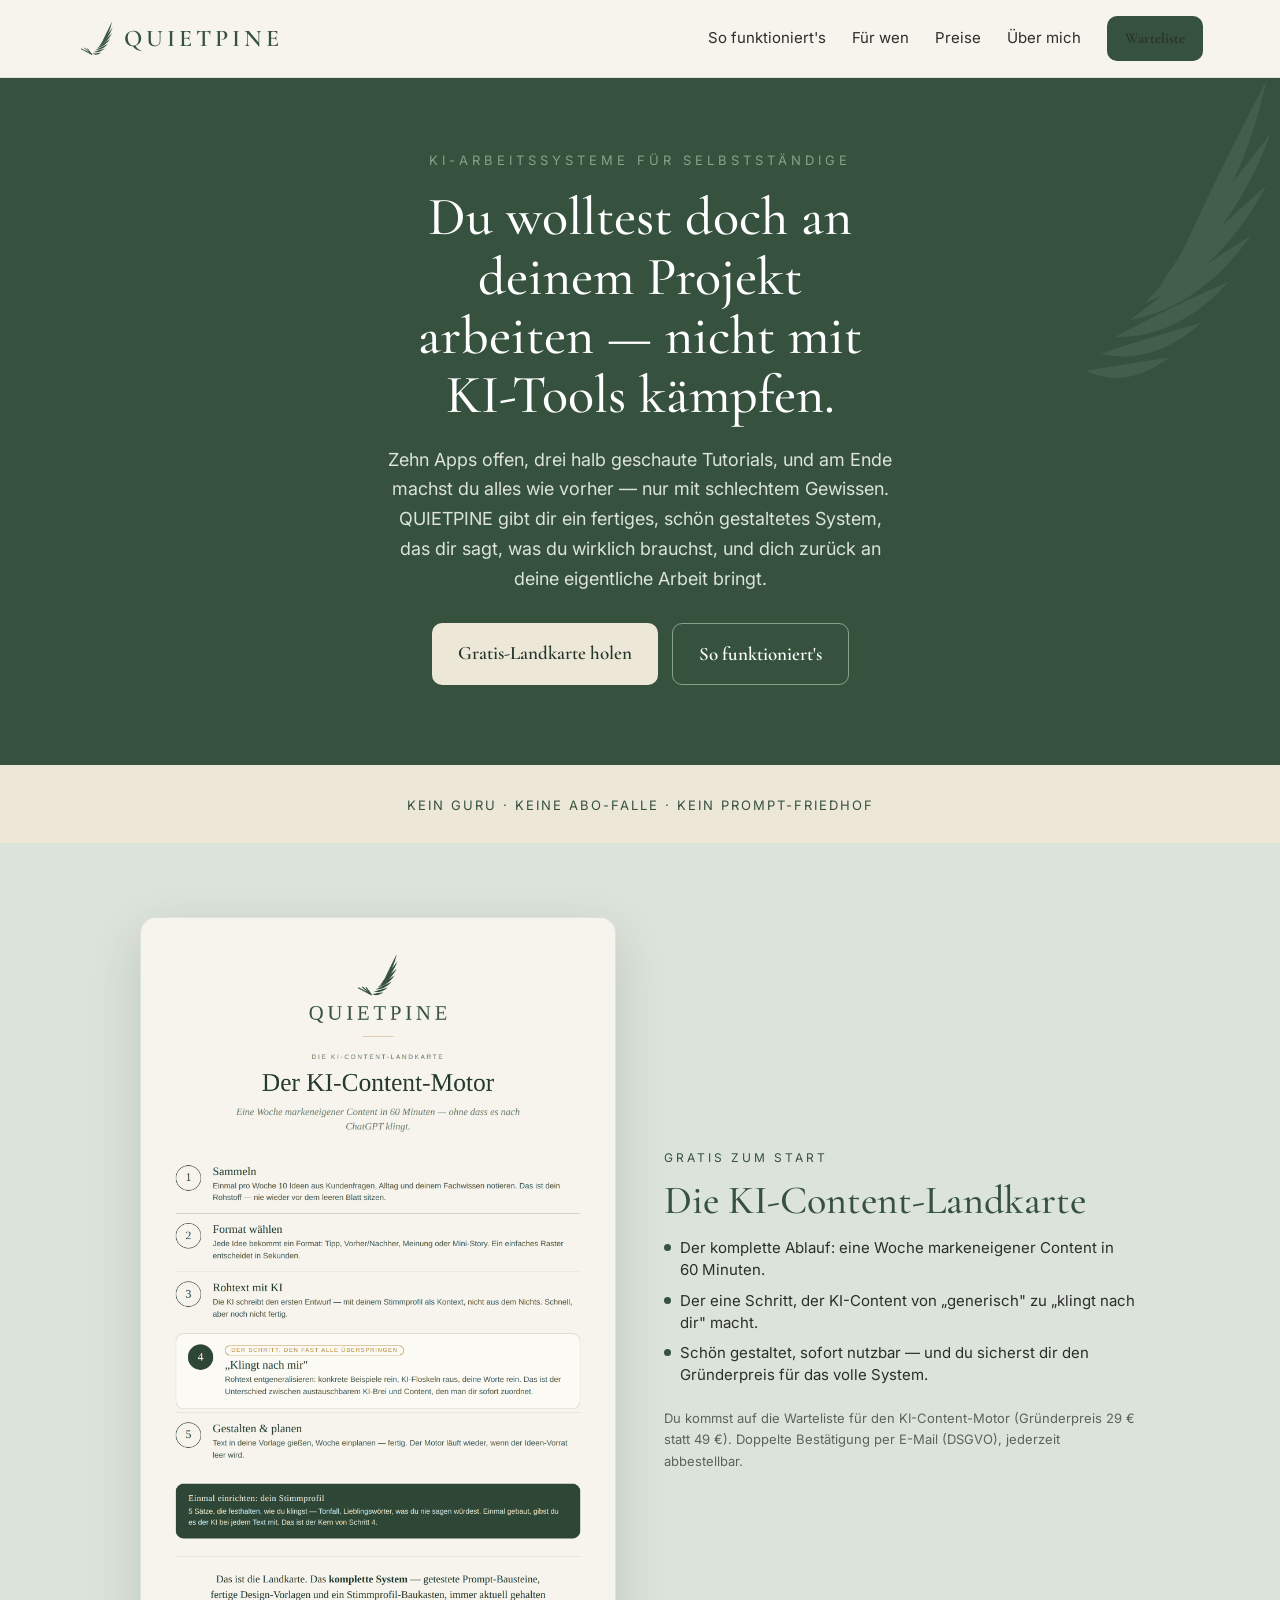
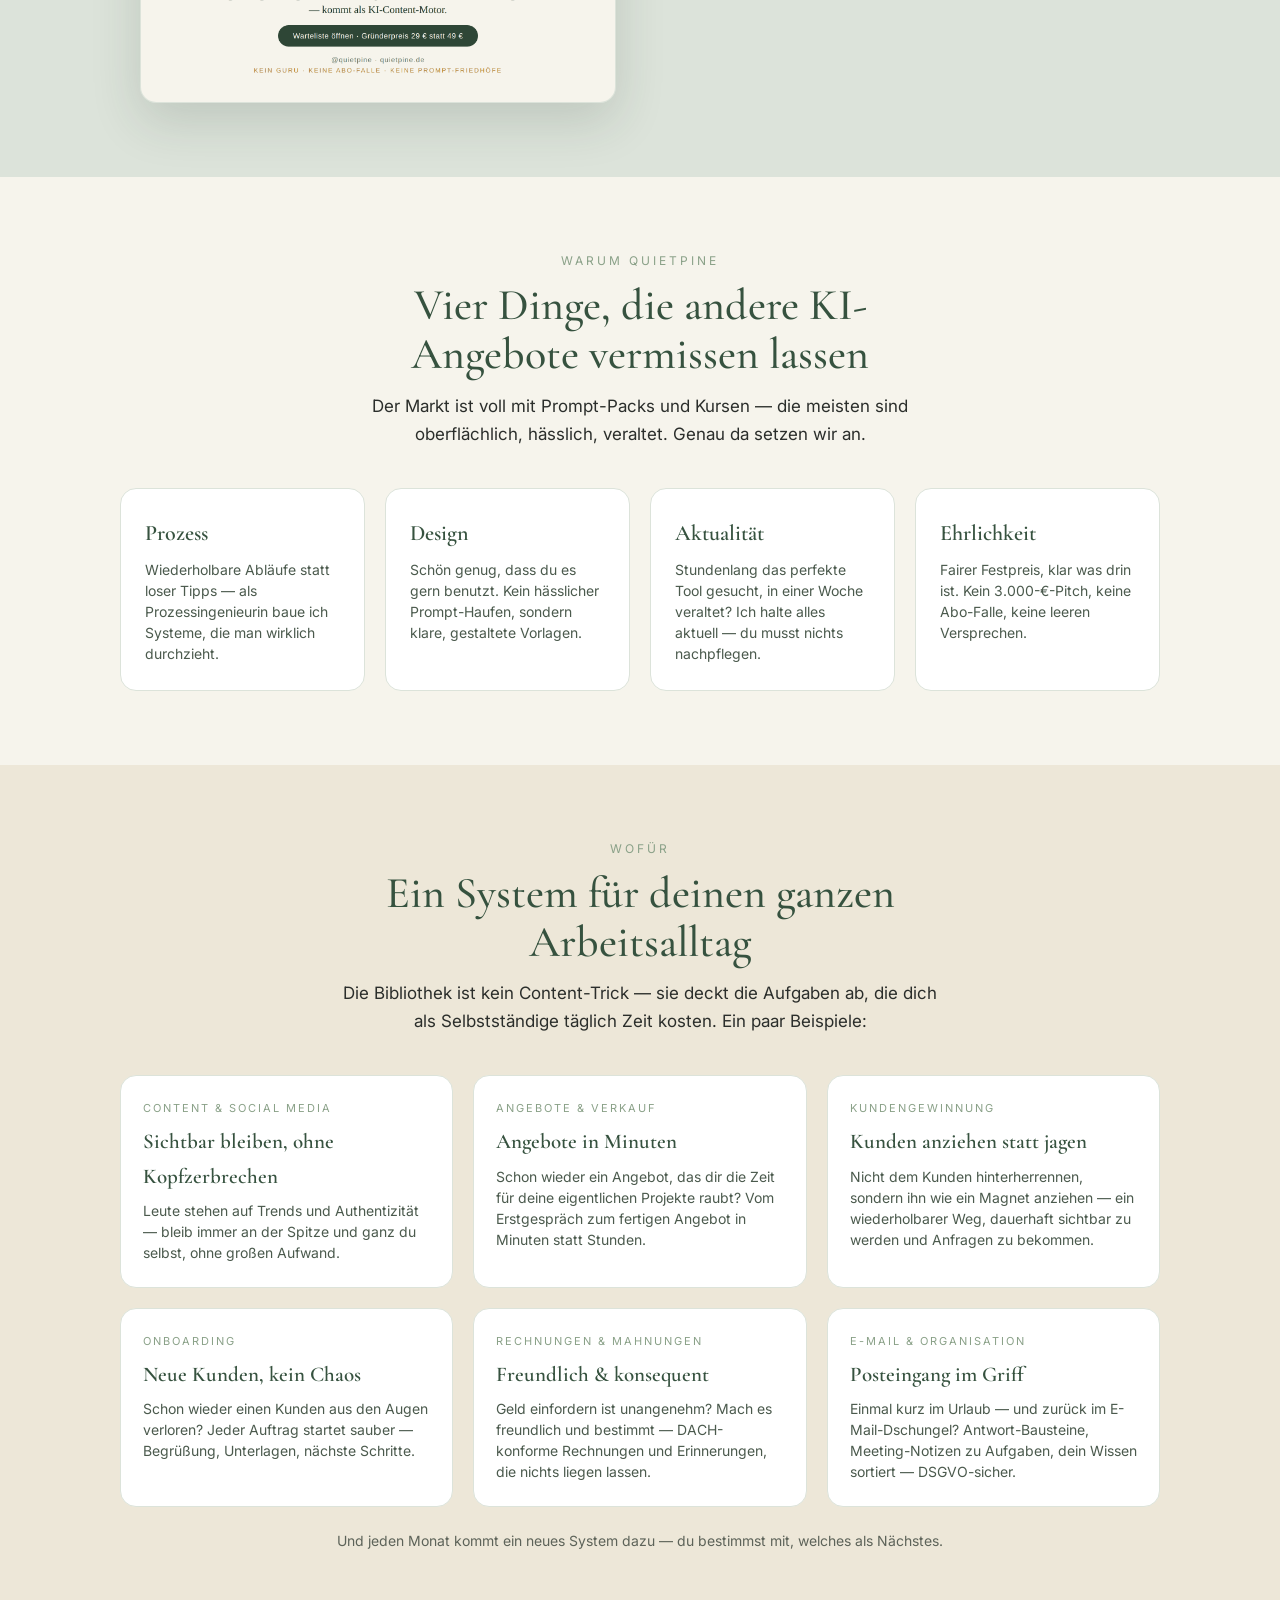
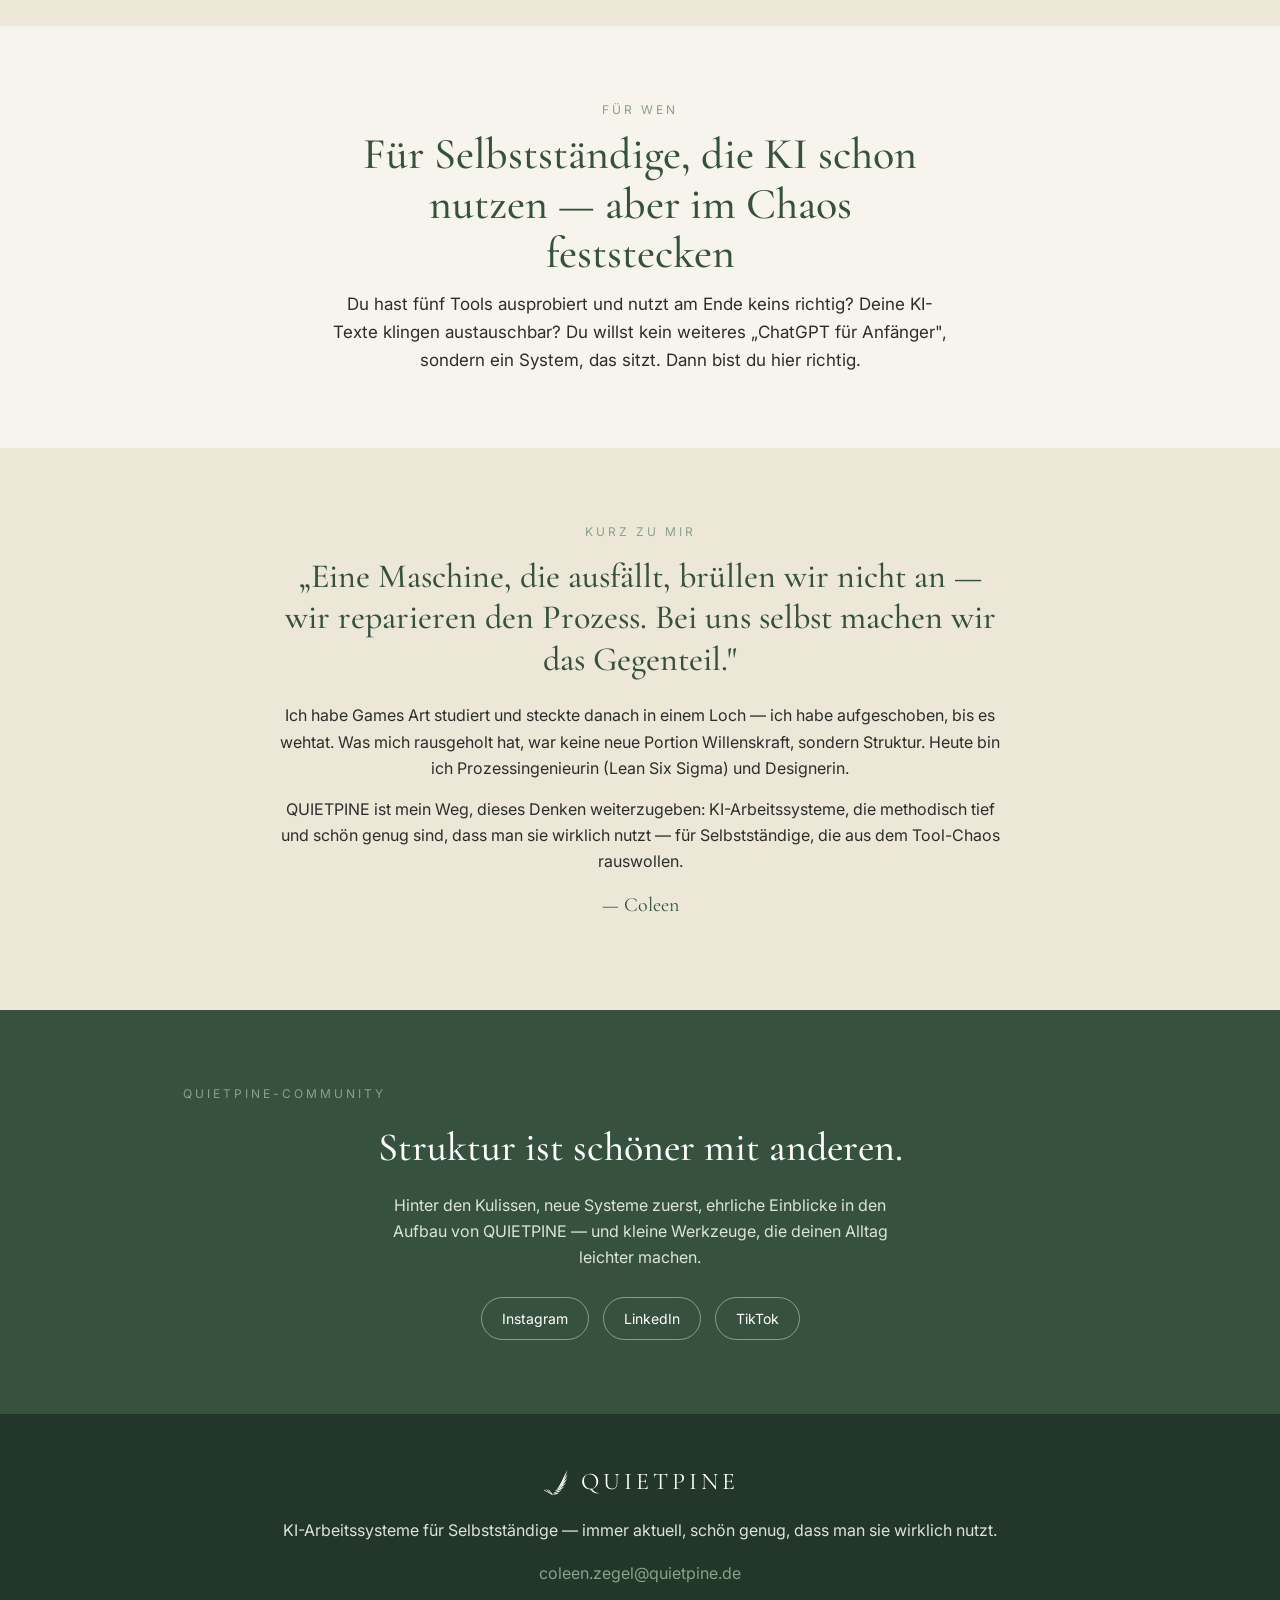
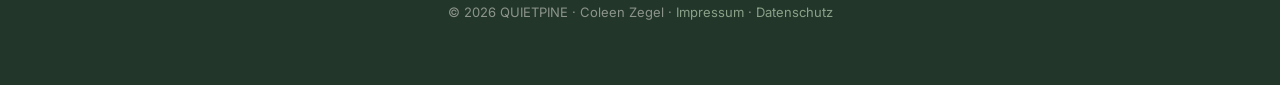
<file: index.html>
<!DOCTYPE html>
<html lang="de">
<head>
<meta charset="utf-8">
<meta name="viewport" content="width=device-width, initial-scale=1">
<title>QUIETPINE — KI-Arbeitssysteme für Selbstständige</title>
<meta name="description" content="Fertige, schön gestaltete KI-Arbeitssysteme für Selbstständige — immer aktuell gehalten. Von einer Prozessingenieurin & Designerin. Kein Guru, keine Abo-Falle, kein Prompt-Friedhof.">
<link rel="preconnect" href="https://fonts.googleapis.com">
<link rel="preconnect" href="https://fonts.gstatic.com" crossorigin>
<link href="https://fonts.googleapis.com/css2?family=Cormorant+Garamond:wght@400;500;600&family=Inter:wght@400;500&display=swap" rel="stylesheet">
<link rel="stylesheet" href="styles.css">
<link rel="stylesheet" href="enhance.css">
<style>
  .freebie{background:var(--mist)}
  .fb-grid{display:grid;grid-template-columns:1fr 1fr;gap:48px;align-items:center;max-width:1000px;margin:0 auto}
  @media(max-width:820px){.fb-grid{grid-template-columns:1fr;gap:32px}}
  .fb-img{width:100%;border-radius:16px;border:1px solid var(--mist);box-shadow:0 18px 50px rgba(35,54,42,.16);display:block}
  .fb-copy .eyebrow{font-size:12px;letter-spacing:3px;text-transform:uppercase;color:var(--pine);margin:0 0 10px}
  .fb-copy h2{font-family:var(--serif);font-weight:500;font-size:clamp(28px,3.6vw,40px);color:var(--pine);margin:0 0 14px;line-height:1.14}
  .fb-copy .flist{list-style:none;padding:0;margin:0 0 22px}
  .fb-copy .flist li{display:flex;gap:9px;align-items:flex-start;font-size:15px;margin-bottom:9px;line-height:1.45}
  .fb-copy .flist .dot{width:7px;height:7px;border-radius:50%;background:var(--pine);margin-top:7px;flex-shrink:0}
  .fb-form{display:flex;gap:8px;flex-wrap:wrap;max-width:none;margin:0}
  .fb-form input{flex:1;min-width:200px;border:1.5px solid #c8cfc4;border-radius:10px;padding:14px 16px;font-family:var(--sans);font-size:15px;background:#fff;color:var(--ink)}
  .fb-form input:focus{outline:none;border-color:var(--pine)}
  .fb-form button{background:var(--pine);color:#fff;border:none;border-radius:10px;padding:14px 24px;font-family:var(--serif);font-size:18px;font-weight:500;cursor:pointer;transition:transform .15s ease,background .15s ease}
  .fb-form button:hover{transform:translateY(-2px);background:var(--deep)}
  .fb-hint{font-size:13px;color:#5d6359;margin:12px 0 0}
  .fb-ok{display:none;background:var(--pine);color:#fff;border-radius:14px;padding:22px;margin-top:8px}
  .fb-ok h3{font-family:var(--serif);margin:0 0 6px;color:#fff}
  .fb-ok p{color:var(--mist);margin:0;font-size:14px}
  .pillars{display:grid;grid-template-columns:repeat(4,1fr);gap:20px;max-width:1040px;margin:0 auto}
  @media(max-width:900px){.pillars{grid-template-columns:1fr 1fr}}
  @media(max-width:520px){.pillars{grid-template-columns:1fr}}
  .pillar{background:#fff;border:1px solid var(--mist);border-radius:16px;padding:26px 24px}
  .pillar h3{font-family:var(--serif);font-weight:600;font-size:22px;color:var(--pine);margin:0 0 8px}
  .pillar p{font-size:14px;color:#4b5a4d;margin:0;line-height:1.5}
  .promise-strip{background:var(--cream);text-align:center;padding:26px 6vw}
  .promise-strip span{font-family:var(--sans);font-size:13px;letter-spacing:2px;text-transform:uppercase;color:var(--pine)}
  /* MailerLite-Embed an QuietPine anpassen (meine Section liefert Bild+Überschrift) */
  .ml-embedded .ml-form-embedContent, .ml-embedded .ml-form-embedHeader, .ml-embedded .ml-form-embedContent h4, .ml-embedded .ml-form-embedContent p{display:none!important}
  .ml-embedded .ml-form-embedWrapper{background:transparent!important;border:none!important;box-shadow:none!important;max-width:none!important;width:100%!important}
  .ml-embedded .ml-form-embedBody{padding:0!important;border:none!important}
  .ml-embedded .ml-form-formContent{margin:0!important}
  .ml-embedded input.form-control{border:1.5px solid #c8cfc4!important;border-radius:10px!important;padding:14px 16px!important;font-family:var(--sans)!important;font-size:15px!important;background:#fff!important;color:var(--ink)!important}
  .ml-embedded .ml-form-embedSubmit button{background:var(--pine)!important;color:#fff!important;border:none!important;border-radius:10px!important;font-family:var(--serif)!important;font-size:18px!important;font-weight:500!important;padding:14px 24px!important}
  .ml-embedded .ml-form-embedSubmit button:hover{background:var(--deep)!important}
  /* Einsatzbereiche */
  .usecases{background:var(--cream)}
  .uc-grid{display:grid;grid-template-columns:repeat(3,1fr);gap:20px;max-width:1040px;margin:0 auto}
  @media(max-width:820px){.uc-grid{grid-template-columns:1fr 1fr}}
  @media(max-width:520px){.uc-grid{grid-template-columns:1fr}}
  .uc{background:#fff;border:1px solid var(--mist);border-radius:16px;padding:24px 22px;transition:transform .2s ease,box-shadow .2s ease}
  .uc:hover{transform:translateY(-4px);box-shadow:0 16px 40px rgba(35,54,42,.10)}
  .uc .uc-tag{font-size:11px;letter-spacing:2px;text-transform:uppercase;color:var(--sage);margin:0 0 8px}
  .uc h3{font-family:var(--serif);font-weight:600;font-size:21px;color:var(--pine);margin:0 0 6px}
  .uc p{font-size:14px;color:#4b5a4d;margin:0;line-height:1.5}
  .uc-note{max-width:1040px;margin:22px auto 0;text-align:center;font-size:14px;color:#5d6359}
</style>
<!-- MailerLite Universal -->
<script>
(function(w,d,e,u,f,l,n){w[f]=w[f]||function(){(w[f].q=w[f].q||[]).push(arguments);},l=d.createElement(e),l.async=1,l.src=u,
n=d.getElementsByTagName(e)[0],n.parentNode.insertBefore(l,n);})
(window,document,'script','https://assets.mailerlite.com/js/universal.js','ml');
ml('account', '2393976');
</script>
<!-- End MailerLite Universal -->
</head>
<body>
<nav class="nav">
  <a class="brand" href="index.html"><svg aria-hidden="true" xmlns="http://www.w3.org/2000/svg" viewBox="0 0 100 100"><g transform="translate(-3.05,-22.42) scale(1.4593)"><path d="M 44.80 57.48 Q 57.37 44.03 62.33 21.53 Q 51.98 41.40 44.80 57.48 Z" fill="#36523F"/><path d="M 42.00 60.70 Q 55.84 51.18 63.16 31.58 Q 50.66 47.41 42.00 60.70 Z" fill="#36523F"/><path d="M 39.20 63.92 Q 53.29 58.24 62.22 41.69 Q 48.70 53.49 39.20 63.92 Z" fill="#36523F"/><path d="M 36.40 67.14 Q 49.70 64.66 59.34 51.08 Q 46.03 59.42 36.40 67.14 Z" fill="#36523F"/><path d="M 33.60 70.36 Q 45.46 70.58 55.17 59.84 Q 42.83 65.19 33.60 70.36 Z" fill="#36523F"/><path d="M 30.80 73.58 Q 40.71 75.88 49.93 67.73 Q 39.13 70.72 30.80 73.58 Z" fill="#36523F"/><path d="M 28.00 76.80 Q 35.70 80.44 43.80 74.30 Q 34.95 75.70 28.00 76.80 Z" fill="#36523F"/><path d="M 27.20 77.72 L 9.54 68.33" stroke="#36523F" stroke-width="1.6" stroke-linecap="round" fill="none"/><path d="M 27.20 77.72 L 15.12 67.22" stroke="#36523F" stroke-width="1.6" stroke-linecap="round" fill="none"/><path d="M 27.20 77.72 L 20.15 68.01" stroke="#36523F" stroke-width="1.6" stroke-linecap="round" fill="none"/></g></svg><span>QUIETPINE</span></a>
  <div class="links">
    <a href="#how">So funktioniert's</a>
    <a href="#fuerwen">Für wen</a>
    <a href="preise.html">Preise</a>
    <a href="#story">Über mich</a>
    <a class="btn btn-pine" href="#warteliste" style="font-size:15px;padding:10px 18px">Warteliste</a>
  </div>
</nav>

<header class="hero">
  <div class="hero-feather"><svg aria-hidden="true" xmlns="http://www.w3.org/2000/svg" viewBox="0 0 100 100"><g transform="translate(-3.05,-22.42) scale(1.4593)"><path d="M 44.80 57.48 Q 57.37 44.03 62.33 21.53 Q 51.98 41.40 44.80 57.48 Z" fill="#FFFFFF"/><path d="M 42.00 60.70 Q 55.84 51.18 63.16 31.58 Q 50.66 47.41 42.00 60.70 Z" fill="#FFFFFF"/><path d="M 39.20 63.92 Q 53.29 58.24 62.22 41.69 Q 48.70 53.49 39.20 63.92 Z" fill="#FFFFFF"/><path d="M 36.40 67.14 Q 49.70 64.66 59.34 51.08 Q 46.03 59.42 36.40 67.14 Z" fill="#FFFFFF"/><path d="M 33.60 70.36 Q 45.46 70.58 55.17 59.84 Q 42.83 65.19 33.60 70.36 Z" fill="#FFFFFF"/><path d="M 30.80 73.58 Q 40.71 75.88 49.93 67.73 Q 39.13 70.72 30.80 73.58 Z" fill="#FFFFFF"/><path d="M 28.00 76.80 Q 35.70 80.44 43.80 74.30 Q 34.95 75.70 28.00 76.80 Z" fill="#FFFFFF"/></g></svg></div>
  <div class="hero-center">
    <p class="eyebrow">KI-Arbeitssysteme für Selbstständige</p>
    <h1>Du wolltest doch an deinem Projekt arbeiten — nicht mit KI-Tools kämpfen.</h1>
    <p class="lead">Zehn Apps offen, drei halb geschaute Tutorials, und am Ende machst du alles wie vorher — nur mit schlechtem Gewissen. QUIETPINE gibt dir ein fertiges, schön gestaltetes System, das dir sagt, was du wirklich brauchst, und dich zurück an deine eigentliche Arbeit bringt.</p>
    <div class="cta">
      <a class="btn btn-cream" href="#warteliste">Gratis-Landkarte holen</a>
      <a class="btn btn-ghost" href="#how" style="color:#fff;border-color:var(--sage)">So funktioniert's</a>
    </div>
  </div>
</header>

<div class="promise-strip"><span>kein Guru · keine Abo-Falle · kein Prompt-Friedhof</span></div>

<section class="freebie" id="warteliste">
  <div class="fb-grid reveal">
    <img class="fb-img" src="content-landkarte.png" alt="QUIETPINE KI-Content-Landkarte – Vorschau">
    <div class="fb-copy">
      <p class="eyebrow">Gratis zum Start</p>
      <h2>Die KI-Content-Landkarte</h2>
      <ul class="flist">
        <li><span class="dot"></span>Der komplette Ablauf: eine Woche markeneigener Content in 60&nbsp;Minuten.</li>
        <li><span class="dot"></span>Der eine Schritt, der KI-Content von „generisch" zu „klingt nach dir" macht.</li>
        <li><span class="dot"></span>Schön gestaltet, sofort nutzbar — und du sicherst dir den Gründerpreis für das volle System.</li>
      </ul>
      <div class="ml-embedded" data-form="mF9sR0"></div>
      <p class="fb-hint">Du kommst auf die Warteliste für den KI-Content-Motor (Gründerpreis 29&nbsp;€ statt 49&nbsp;€). Doppelte Bestätigung per E-Mail (DSGVO), jederzeit abbestellbar.</p>
    </div>
  </div>
</section>

<section id="how">
  <div class="sec-h reveal">
    <p class="eyebrow">Warum QUIETPINE</p>
    <h2>Vier Dinge, die andere KI-Angebote vermissen lassen</h2>
    <p>Der Markt ist voll mit Prompt-Packs und Kursen — die meisten sind oberflächlich, hässlich, veraltet. Genau da setzen wir an.</p>
  </div>
  <div class="pillars">
    <div class="pillar reveal d1"><h3>Prozess</h3><p>Wiederholbare Abläufe statt loser Tipps — als Prozessingenieurin baue ich Systeme, die man wirklich durchzieht.</p></div>
    <div class="pillar reveal d2"><h3>Design</h3><p>Schön genug, dass du es gern benutzt. Kein hässlicher Prompt-Haufen, sondern klare, gestaltete Vorlagen.</p></div>
    <div class="pillar reveal d3"><h3>Aktualität</h3><p>Stundenlang das perfekte Tool gesucht, in einer Woche veraltet? Ich halte alles aktuell — du musst nichts nachpflegen.</p></div>
    <div class="pillar reveal d4"><h3>Ehrlichkeit</h3><p>Fairer Festpreis, klar was drin ist. Kein 3.000-€-Pitch, keine Abo-Falle, keine leeren Versprechen.</p></div>
  </div>
</section>

<section class="usecases" id="einsatzbereiche">
  <div class="sec-h reveal">
    <p class="eyebrow">Wofür</p>
    <h2>Ein System für deinen ganzen Arbeitsalltag</h2>
    <p>Die Bibliothek ist kein Content-Trick — sie deckt die Aufgaben ab, die dich als Selbstständige täglich Zeit kosten. Ein paar Beispiele:</p>
  </div>
  <div class="uc-grid">
    <div class="uc reveal d1"><p class="uc-tag">Content &amp; Social Media</p><h3>Sichtbar bleiben, ohne Kopfzerbrechen</h3><p>Leute stehen auf Trends und Authentizität — bleib immer an der Spitze und ganz du selbst, ohne großen Aufwand.</p></div>
    <div class="uc reveal d2"><p class="uc-tag">Angebote &amp; Verkauf</p><h3>Angebote in Minuten</h3><p>Schon wieder ein Angebot, das dir die Zeit für deine eigentlichen Projekte raubt? Vom Erstgespräch zum fertigen Angebot in Minuten statt Stunden.</p></div>
    <div class="uc reveal d3"><p class="uc-tag">Kundengewinnung</p><h3>Kunden anziehen statt jagen</h3><p>Nicht dem Kunden hinterherrennen, sondern ihn wie ein Magnet anziehen — ein wiederholbarer Weg, dauerhaft sichtbar zu werden und Anfragen zu bekommen.</p></div>
    <div class="uc reveal d1"><p class="uc-tag">Onboarding</p><h3>Neue Kunden, kein Chaos</h3><p>Schon wieder einen Kunden aus den Augen verloren? Jeder Auftrag startet sauber — Begrüßung, Unterlagen, nächste Schritte.</p></div>
    <div class="uc reveal d2"><p class="uc-tag">Rechnungen &amp; Mahnungen</p><h3>Freundlich &amp; konsequent</h3><p>Geld einfordern ist unangenehm? Mach es freundlich und bestimmt — DACH-konforme Rechnungen und Erinnerungen, die nichts liegen lassen.</p></div>
    <div class="uc reveal d3"><p class="uc-tag">E-Mail &amp; Organisation</p><h3>Posteingang im Griff</h3><p>Einmal kurz im Urlaub — und zurück im E-Mail-Dschungel? Antwort-Bausteine, Meeting-Notizen zu Aufgaben, dein Wissen sortiert — DSGVO-sicher.</p></div>
  </div>
  <p class="uc-note">Und jeden Monat kommt ein neues System dazu — du bestimmst mit, welches als Nächstes.</p>
</section>

<section id="fuerwen" style="background:var(--paper)">
  <div class="sec-h reveal" style="margin-bottom:0">
    <p class="eyebrow">Für wen</p>
    <h2>Für Selbstständige, die KI schon nutzen — aber im Chaos feststecken</h2>
    <p>Du hast fünf Tools ausprobiert und nutzt am Ende keins richtig? Deine KI-Texte klingen austauschbar? Du willst kein weiteres „ChatGPT für Anfänger", sondern ein System, das sitzt. Dann bist du hier richtig.</p>
  </div>
</section>

<section class="story" id="story">
  <div class="story-in reveal">
    <p class="eyebrow">Kurz zu mir</p>
    <p class="q">„Eine Maschine, die ausfällt, brüllen wir nicht an — wir reparieren den Prozess. Bei uns selbst machen wir das Gegenteil."</p>
    <p>Ich habe Games Art studiert und steckte danach in einem Loch — ich habe aufgeschoben, bis es wehtat. Was mich rausgeholt hat, war keine neue Portion Willenskraft, sondern Struktur. Heute bin ich Prozessingenieurin (Lean Six Sigma) und Designerin.</p>
    <p>QUIETPINE ist mein Weg, dieses Denken weiterzugeben: KI-Arbeitssysteme, die methodisch tief und schön genug sind, dass man sie wirklich nutzt — für Selbstständige, die aus dem Tool-Chaos rauswollen.</p>
    <p class="sig">— Coleen</p>
  </div>
</section>

<section class="community" id="community">
  <p class="eyebrow">QUIETPINE-Community</p>
  <h2>Struktur ist schöner mit anderen.</h2>
  <p>Hinter den Kulissen, neue Systeme zuerst, ehrliche Einblicke in den Aufbau von QUIETPINE — und kleine Werkzeuge, die deinen Alltag leichter machen.</p>
  <div class="socials">
    <a href="https://www.instagram.com/quietpine.studio/" target="_blank" rel="noopener">Instagram</a>
    <a href="https://www.linkedin.com/in/coleen-z-a62880209/" target="_blank" rel="noopener">LinkedIn</a>
    <a href="https://www.tiktok.com/@quietpine.studio" target="_blank" rel="noopener">TikTok</a>
  </div>
</section>

<footer class="footer">
  <div class="fb"><svg aria-hidden="true" xmlns="http://www.w3.org/2000/svg" viewBox="0 0 100 100"><g transform="translate(-3.05,-22.42) scale(1.4593)"><path d="M 44.80 57.48 Q 57.37 44.03 62.33 21.53 Q 51.98 41.40 44.80 57.48 Z" fill="#FFFFFF"/><path d="M 42.00 60.70 Q 55.84 51.18 63.16 31.58 Q 50.66 47.41 42.00 60.70 Z" fill="#FFFFFF"/><path d="M 39.20 63.92 Q 53.29 58.24 62.22 41.69 Q 48.70 53.49 39.20 63.92 Z" fill="#FFFFFF"/><path d="M 36.40 67.14 Q 49.70 64.66 59.34 51.08 Q 46.03 59.42 36.40 67.14 Z" fill="#FFFFFF"/><path d="M 33.60 70.36 Q 45.46 70.58 55.17 59.84 Q 42.83 65.19 33.60 70.36 Z" fill="#FFFFFF"/><path d="M 30.80 73.58 Q 40.71 75.88 49.93 67.73 Q 39.13 70.72 30.80 73.58 Z" fill="#FFFFFF"/><path d="M 28.00 76.80 Q 35.70 80.44 43.80 74.30 Q 34.95 75.70 28.00 76.80 Z" fill="#FFFFFF"/><path d="M 27.20 77.72 L 9.54 68.33" stroke="#FFFFFF" stroke-width="1.6" stroke-linecap="round" fill="none"/><path d="M 27.20 77.72 L 15.12 67.22" stroke="#FFFFFF" stroke-width="1.6" stroke-linecap="round" fill="none"/><path d="M 27.20 77.72 L 20.15 68.01" stroke="#FFFFFF" stroke-width="1.6" stroke-linecap="round" fill="none"/></g></svg><span>QUIETPINE</span></div>
  <p>KI-Arbeitssysteme für Selbstständige — immer aktuell, schön genug, dass man sie wirklich nutzt.</p>
  <p><a href="mailto:coleen.zegel@quietpine.de">coleen.zegel@quietpine.de</a></p>
  <p class="small">© 2026 QUIETPINE · Coleen Zegel · <a href="impressum.html">Impressum</a> · <a href="datenschutz.html">Datenschutz</a></p>
</footer>

<script src="enhance.js"></script>
</body>
</html>
</file>
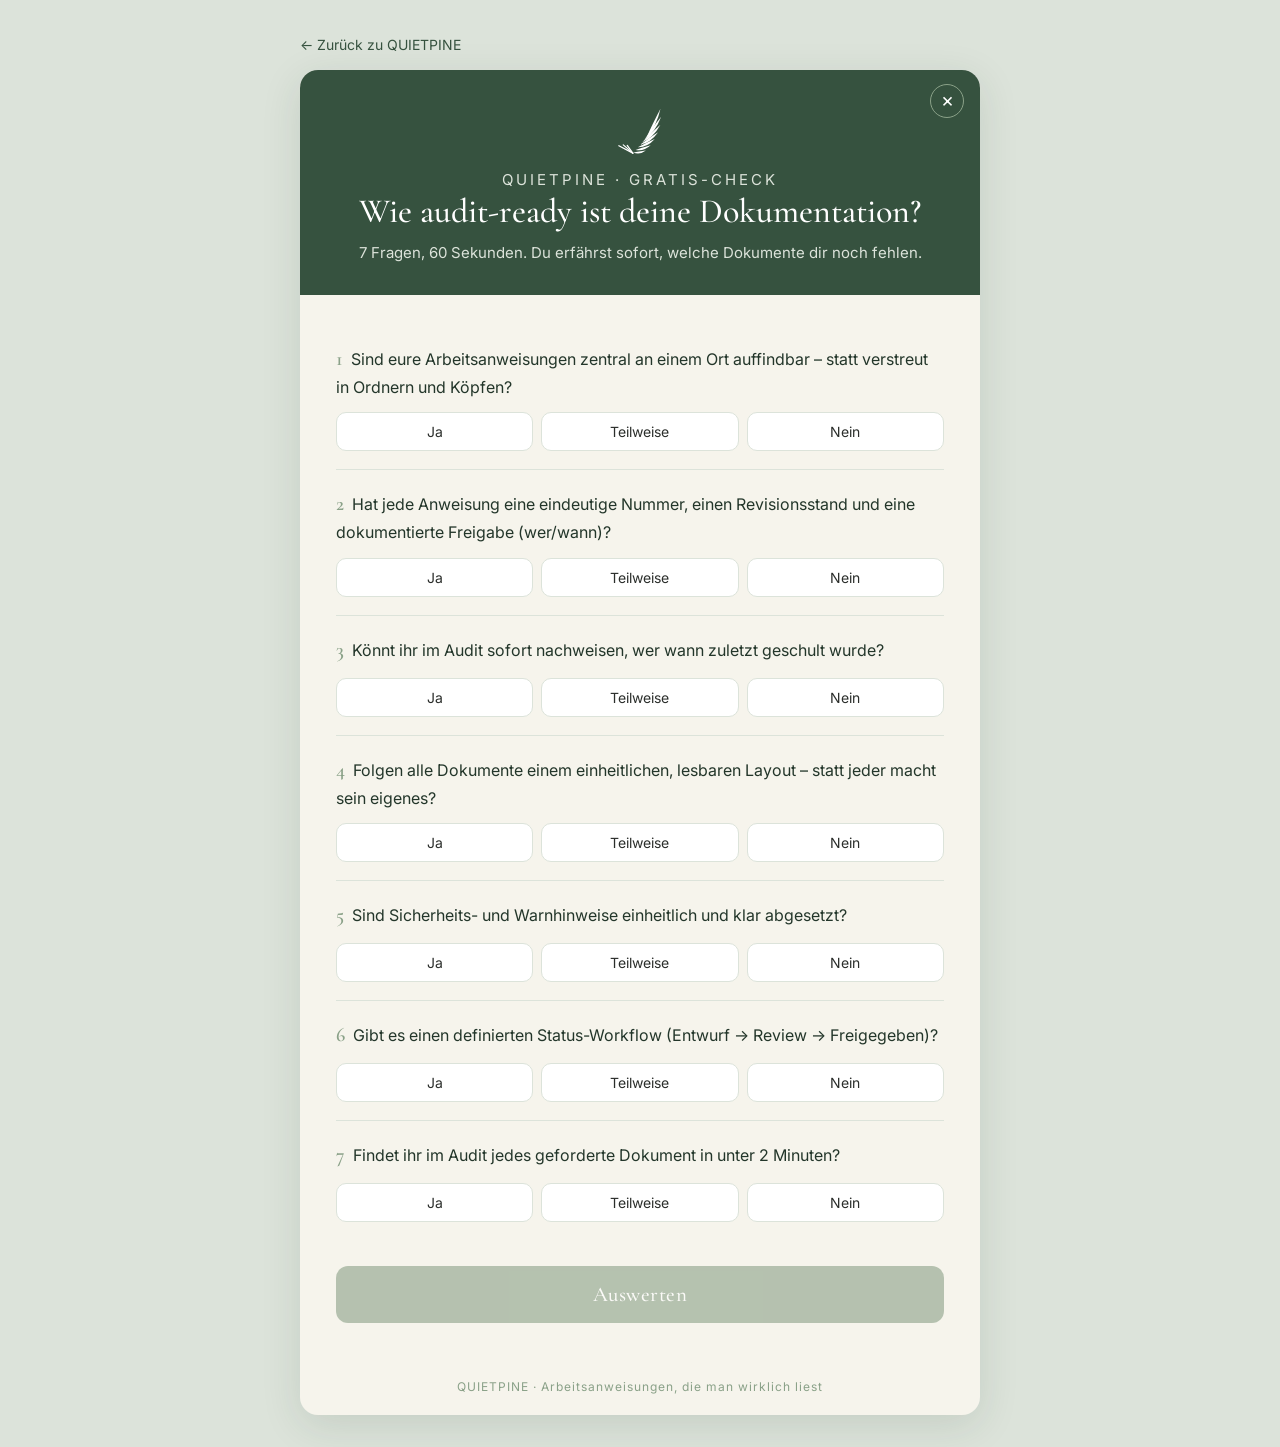
<file: Audit-Readiness-Check.html>
<!DOCTYPE html>
<html lang="de">
<head>
<meta charset="utf-8">
<meta name="viewport" content="width=device-width, initial-scale=1">
<title>QUIETPINE · Audit-Readiness-Check</title>
<link rel="preconnect" href="https://fonts.googleapis.com">
<link rel="preconnect" href="https://fonts.gstatic.com" crossorigin>
<link href="https://fonts.googleapis.com/css2?family=Cormorant+Garamond:wght@400;500;600&family=Inter:wght@400;500&display=swap" rel="stylesheet">
<style>
  :root{
    --pine:#36523F; --deep:#23362A; --sage:#8AA188; --mist:#DCE3DA;
    --paper:#F6F4EC; --cream:#EDE7D8; --ink:#2B2E2B; --white:#FFFFFF;
    --serif:'Cormorant Garamond',Georgia,serif; --sans:'Inter',system-ui,sans-serif;
  }
  *{box-sizing:border-box}
  body{margin:0;background:var(--mist);font-family:var(--sans);color:var(--ink);
       line-height:1.6;padding:32px 16px;}
  .wrap{max-width:680px;margin:0 auto;background:var(--paper);border-radius:18px;overflow:hidden;
        box-shadow:0 10px 40px rgba(35,54,42,.12);}
  .head{position:relative;background:var(--pine);color:var(--white);padding:34px 36px 30px;text-align:center}
  .head svg{width:54px;height:54px;display:block;margin:0 auto 10px}
  .close{position:absolute;top:14px;right:16px;width:34px;height:34px;border-radius:50%;
         border:1.5px solid var(--sage);color:var(--white);text-decoration:none;font-size:20px;line-height:31px;
         text-align:center;transition:all .15s}
  .close:hover{background:var(--deep);border-color:var(--white)}
  .backbar{max-width:680px;margin:0 auto 12px}
  .backbar a{display:inline-flex;align-items:center;gap:6px;font-family:var(--sans);font-size:14px;
             color:var(--pine);text-decoration:none}
  .backbar a:hover{text-decoration:underline}
  .eyebrow{font-size:13px;letter-spacing:3px;text-transform:uppercase;color:var(--sage);margin:0 0 8px}
  .head h1{font-family:var(--serif);font-weight:500;font-size:34px;line-height:1.15;margin:0}
  .head p{font-size:15px;color:var(--mist);margin:10px 0 0}
  .body{padding:30px 36px 36px}
  .q{padding:18px 0;border-bottom:1px solid var(--mist)}
  .q:last-of-type{border-bottom:none}
  .q .num{font-family:var(--serif);font-size:20px;color:var(--sage);font-weight:600;margin-right:8px}
  .q label{font-size:16px;color:var(--deep);display:block;margin-bottom:12px}
  .opts{display:flex;gap:8px;flex-wrap:wrap}
  .opt{flex:1;min-width:90px;border:1.5px solid var(--mist);background:var(--white);color:var(--ink);
       border-radius:10px;padding:10px 8px;font-family:var(--sans);font-size:14px;cursor:pointer;
       transition:all .15s;text-align:center}
  .opt:hover{border-color:var(--sage)}
  .opt.sel{background:var(--pine);border-color:var(--pine);color:var(--white)}
  .cta-eval{width:100%;margin-top:26px;background:var(--pine);color:var(--white);border:none;
            border-radius:12px;padding:16px;font-family:var(--serif);font-size:21px;font-weight:500;
            letter-spacing:.5px;cursor:pointer;transition:background .15s}
  .cta-eval:hover{background:var(--deep)}
  .cta-eval:disabled{background:var(--sage);cursor:not-allowed;opacity:.6}
  .result{display:none;margin-top:30px;padding-top:26px;border-top:2px solid var(--mist)}
  .score-row{display:flex;align-items:center;gap:20px;flex-wrap:wrap}
  .score-badge{width:120px;height:120px;border-radius:50%;display:flex;flex-direction:column;
               align-items:center;justify-content:center;flex-shrink:0;color:var(--white)}
  .score-badge .n{font-family:var(--serif);font-size:42px;font-weight:600;line-height:1}
  .score-badge .d{font-size:13px;opacity:.85}
  .score-txt h2{font-family:var(--serif);font-weight:600;font-size:26px;margin:0 0 6px;color:var(--deep)}
  .score-txt p{margin:0;font-size:15px;color:var(--ink)}
  .gaps{margin:24px 0 0}
  .gaps h3{font-family:var(--serif);font-weight:600;font-size:20px;color:var(--deep);margin:0 0 12px}
  .gap{display:flex;gap:12px;align-items:flex-start;background:var(--white);border:1px solid var(--mist);
       border-radius:10px;padding:12px 14px;margin-bottom:8px}
  .gap .dot{width:9px;height:9px;border-radius:50%;background:var(--sage);margin-top:7px;flex-shrink:0}
  .gap b{color:var(--deep);font-weight:500}
  .gap span{display:block;font-size:13px;color:#6b6f68;margin-top:2px}
  .none{font-size:15px;color:var(--pine);font-style:italic}
  .offer{margin-top:26px;background:var(--pine);border-radius:14px;padding:26px 28px;color:var(--white)}
  .offer h3{font-family:var(--serif);font-weight:500;font-size:24px;margin:0 0 8px}
  .offer p{font-size:14px;color:var(--mist);margin:0 0 18px}
  .form{display:flex;gap:8px;flex-wrap:wrap}
  .form input{flex:1;min-width:200px;border:none;border-radius:10px;padding:14px 16px;
              font-family:var(--sans);font-size:15px}
  .form button{background:var(--cream);color:var(--deep);border:none;border-radius:10px;
               padding:14px 22px;font-family:var(--serif);font-size:18px;font-weight:600;cursor:pointer}
  .form button:hover{background:var(--white)}
  .thanks{display:none;margin-top:16px;background:rgba(255,255,255,.12);border-radius:10px;padding:16px;
          font-size:14px;color:var(--white)}
  .thanks a{color:var(--cream);font-weight:500}
  .foot{text-align:center;font-size:12px;color:var(--sage);padding:18px;letter-spacing:1px}
</style>
</head>
<body>
<div class="backbar"><a href="business.html">← Zurück zu QUIETPINE</a></div>
<div class="wrap">
  <div class="head">
    <a class="close" href="business.html" aria-label="Check schließen">×</a>
    <svg viewBox="0 0 100 100" aria-hidden="true"><g transform="translate(-3.05,-22.42) scale(1.4593)"><path d="M 44.80 57.48 Q 57.37 44.03 62.33 21.53 Q 51.98 41.40 44.80 57.48 Z" fill="#FFFFFF"/><path d="M 42.00 60.70 Q 55.84 51.18 63.16 31.58 Q 50.66 47.41 42.00 60.70 Z" fill="#FFFFFF"/><path d="M 39.20 63.92 Q 53.29 58.24 62.22 41.69 Q 48.70 53.49 39.20 63.92 Z" fill="#FFFFFF"/><path d="M 36.40 67.14 Q 49.70 64.66 59.34 51.08 Q 46.03 59.42 36.40 67.14 Z" fill="#FFFFFF"/><path d="M 33.60 70.36 Q 45.46 70.58 55.17 59.84 Q 42.83 65.19 33.60 70.36 Z" fill="#FFFFFF"/><path d="M 30.80 73.58 Q 40.71 75.88 49.93 67.73 Q 39.13 70.72 30.80 73.58 Z" fill="#FFFFFF"/><path d="M 28.00 76.80 Q 35.70 80.44 43.80 74.30 Q 34.95 75.70 28.00 76.80 Z" fill="#FFFFFF"/><path d="M 27.20 77.72 L 9.54 68.33" stroke="#FFFFFF" stroke-width="1.6" stroke-linecap="round" fill="none"/><path d="M 27.20 77.72 L 15.12 67.22" stroke="#FFFFFF" stroke-width="1.6" stroke-linecap="round" fill="none"/><path d="M 27.20 77.72 L 20.15 68.01" stroke="#FFFFFF" stroke-width="1.6" stroke-linecap="round" fill="none"/></g></svg>
    <p class="eyebrow">QUIETPINE · Gratis-Check</p>
    <h1>Wie audit-ready ist deine Dokumentation?</h1>
    <p>7 Fragen, 60 Sekunden. Du erfährst sofort, welche Dokumente dir noch fehlen.</p>
  </div>
  <div class="body">
    <div id="quiz"></div>
    <button class="cta-eval" id="evalBtn" disabled>Auswerten</button>

    <div class="result" id="result">
      <div class="score-row">
        <div class="score-badge" id="badge"><span class="n" id="scoreNum">0</span><span class="d">/ 14 Punkte</span></div>
        <div class="score-txt"><h2 id="bandTitle"></h2><p id="bandText"></p></div>
      </div>
      <div class="gaps" id="gapsBox">
        <h3>Das schließt deine Lücken:</h3>
        <div id="gapList"></div>
      </div>
      <div class="offer">
        <h3>Hol dir den vollständigen Report + die passenden Vorlagen</h3>
        <p>Detaillierte Auswertung + das SOP System, das genau diese Lücken schließt — Word + ausfüllbares PDF, kein Notion nötig.</p>
        <div class="form">
          <input type="email" id="email" placeholder="Deine E-Mail-Adresse" aria-label="E-Mail">
          <button id="sendBtn">Sichern</button>
        </div>
        <div class="thanks" id="thanks">Danke! Check deinen Posteingang — und sieh dir hier das SOP System an: <a href="business.html">QUIETPINE Business</a></div>
      </div>
    </div>
  </div>
  <div class="foot">QUIETPINE · Arbeitsanweisungen, die man wirklich liest</div>
</div>

<script>
const QUESTIONS = [
  {q:"Sind eure Arbeitsanweisungen zentral an einem Ort auffindbar – statt verstreut in Ordnern und Köpfen?",
   gap:"Zentrale SOP-Library", desc:"Eine Datenbank für alle Anweisungen deines Teams."},
  {q:"Hat jede Anweisung eine eindeutige Nummer, einen Revisionsstand und eine dokumentierte Freigabe (wer/wann)?",
   gap:"Nummernkreis + Revisions- & Freigabefelder", desc:"QP-001, QP-002 … mit Erstellt/Geprüft/Freigegeben."},
  {q:"Könnt ihr im Audit sofort nachweisen, wer wann zuletzt geschult wurde?",
   gap:"Schulungs-Tracker", desc:"Wer wurde wann geschult – die Audit-Frage Nr. 1."},
  {q:"Folgen alle Dokumente einem einheitlichen, lesbaren Layout – statt jeder macht sein eigenes?",
   gap:"Einheitliches Vorlagen-Design", desc:"Ein Layout, das gelesen wird – nicht ignoriert."},
  {q:"Sind Sicherheits- und Warnhinweise einheitlich und klar abgesetzt?",
   gap:"Einheitliches Warnhinweis-System", desc:"Risiken klar markiert, genau wo sie passieren."},
  {q:"Gibt es einen definierten Status-Workflow (Entwurf → Review → Freigegeben)?",
   gap:"Status-Workflow", desc:"Entwurf → In Review → Freigegeben, nachvollziehbar."},
  {q:"Findet ihr im Audit jedes geforderte Dokument in unter 2 Minuten?",
   gap:"Dokumentenlenkungsliste (Master-Index)", desc:"Alles auffindbar, jederzeit, ohne Suchen."}
];
const answers = new Array(QUESTIONS.length).fill(null);
const quiz = document.getElementById('quiz');
QUESTIONS.forEach((item,i)=>{
  const d=document.createElement('div'); d.className='q';
  d.innerHTML=`<label><span class="num">${i+1}</span>${item.q}</label>
    <div class="opts" data-i="${i}">
      <button class="opt" data-v="2">Ja</button>
      <button class="opt" data-v="1">Teilweise</button>
      <button class="opt" data-v="0">Nein</button>
    </div>`;
  quiz.appendChild(d);
});
quiz.addEventListener('click',e=>{
  const btn=e.target.closest('.opt'); if(!btn) return;
  const row=btn.parentElement; const i=+row.dataset.i;
  [...row.children].forEach(b=>b.classList.remove('sel'));
  btn.classList.add('sel'); answers[i]=+btn.dataset.v;
  document.getElementById('evalBtn').disabled = answers.includes(null);
});
document.getElementById('evalBtn').addEventListener('click',()=>{
  const score = answers.reduce((a,b)=>a+b,0);
  document.getElementById('scoreNum').textContent = score;
  const badge=document.getElementById('badge');
  const title=document.getElementById('bandTitle');
  const text=document.getElementById('bandText');
  let color;
  if(score>=11){color='#36523F';title.textContent='Audit-ready';
    text.textContent='Solide Basis. Mit etwas Feinschliff seid ihr auf Premium-Niveau.';}
  else if(score>=6){color='#BA7517';title.textContent='Lückenhaft';
    text.textContent='Im Kern okay – aber im Audit drohen Rückfragen. Diese Lücken solltest du schließen:';}
  else {color='#A32D2D';title.textContent='Kritisch';
    text.textContent='Hohes Risiko bei Fehlern und Audits. Hier liegt dein größter Hebel:';}
  badge.style.background=color;
  const gaps = QUESTIONS.filter((_,i)=>answers[i]<2);
  const list=document.getElementById('gapList');
  const gapsBox=document.getElementById('gapsBox');
  if(gaps.length===0){
    gapsBox.innerHTML='<p class="none">Stark – an allen 7 Stellen sauber aufgestellt. Dein Feinschliff-Report wartet unten.</p>';
  } else {
    list.innerHTML = gaps.map(g=>`<div class="gap"><span class="dot"></span><div><b>${g.gap}</b><span>${g.desc}</span></div></div>`).join('');
  }
  document.getElementById('result').style.display='block';
  document.getElementById('result').scrollIntoView({behavior:'smooth'});
});
document.getElementById('sendBtn').addEventListener('click',()=>{
  const em=document.getElementById('email').value.trim();
  if(!/^\S+@\S+\.\S+$/.test(em)){document.getElementById('email').focus();return;}
  // TODO Coleen: E-Mail hier an dein Tool senden (z.B. fetch POST an deinen Anbieter / Zapier-Webhook)
  document.getElementById('thanks').style.display='block';
  document.getElementById('email').value='';
});
</script>
</body>
</html>
</file>
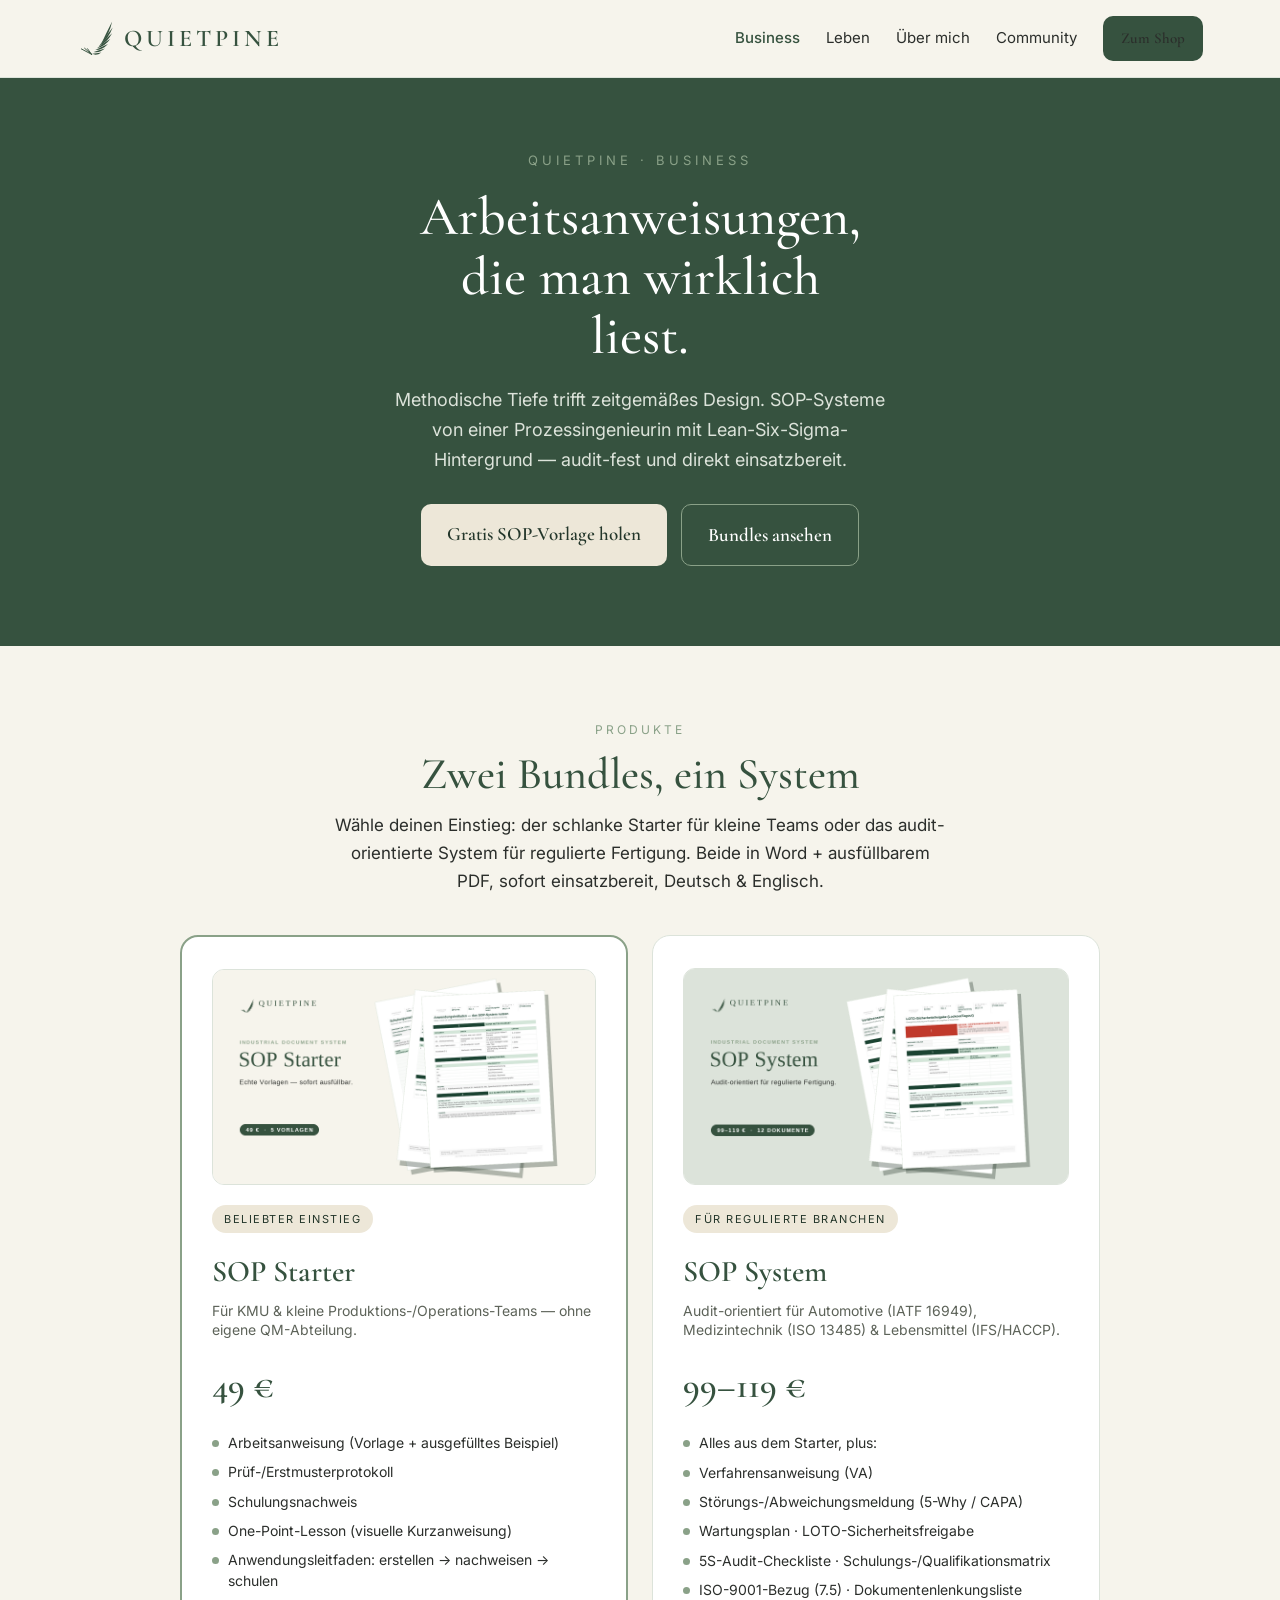
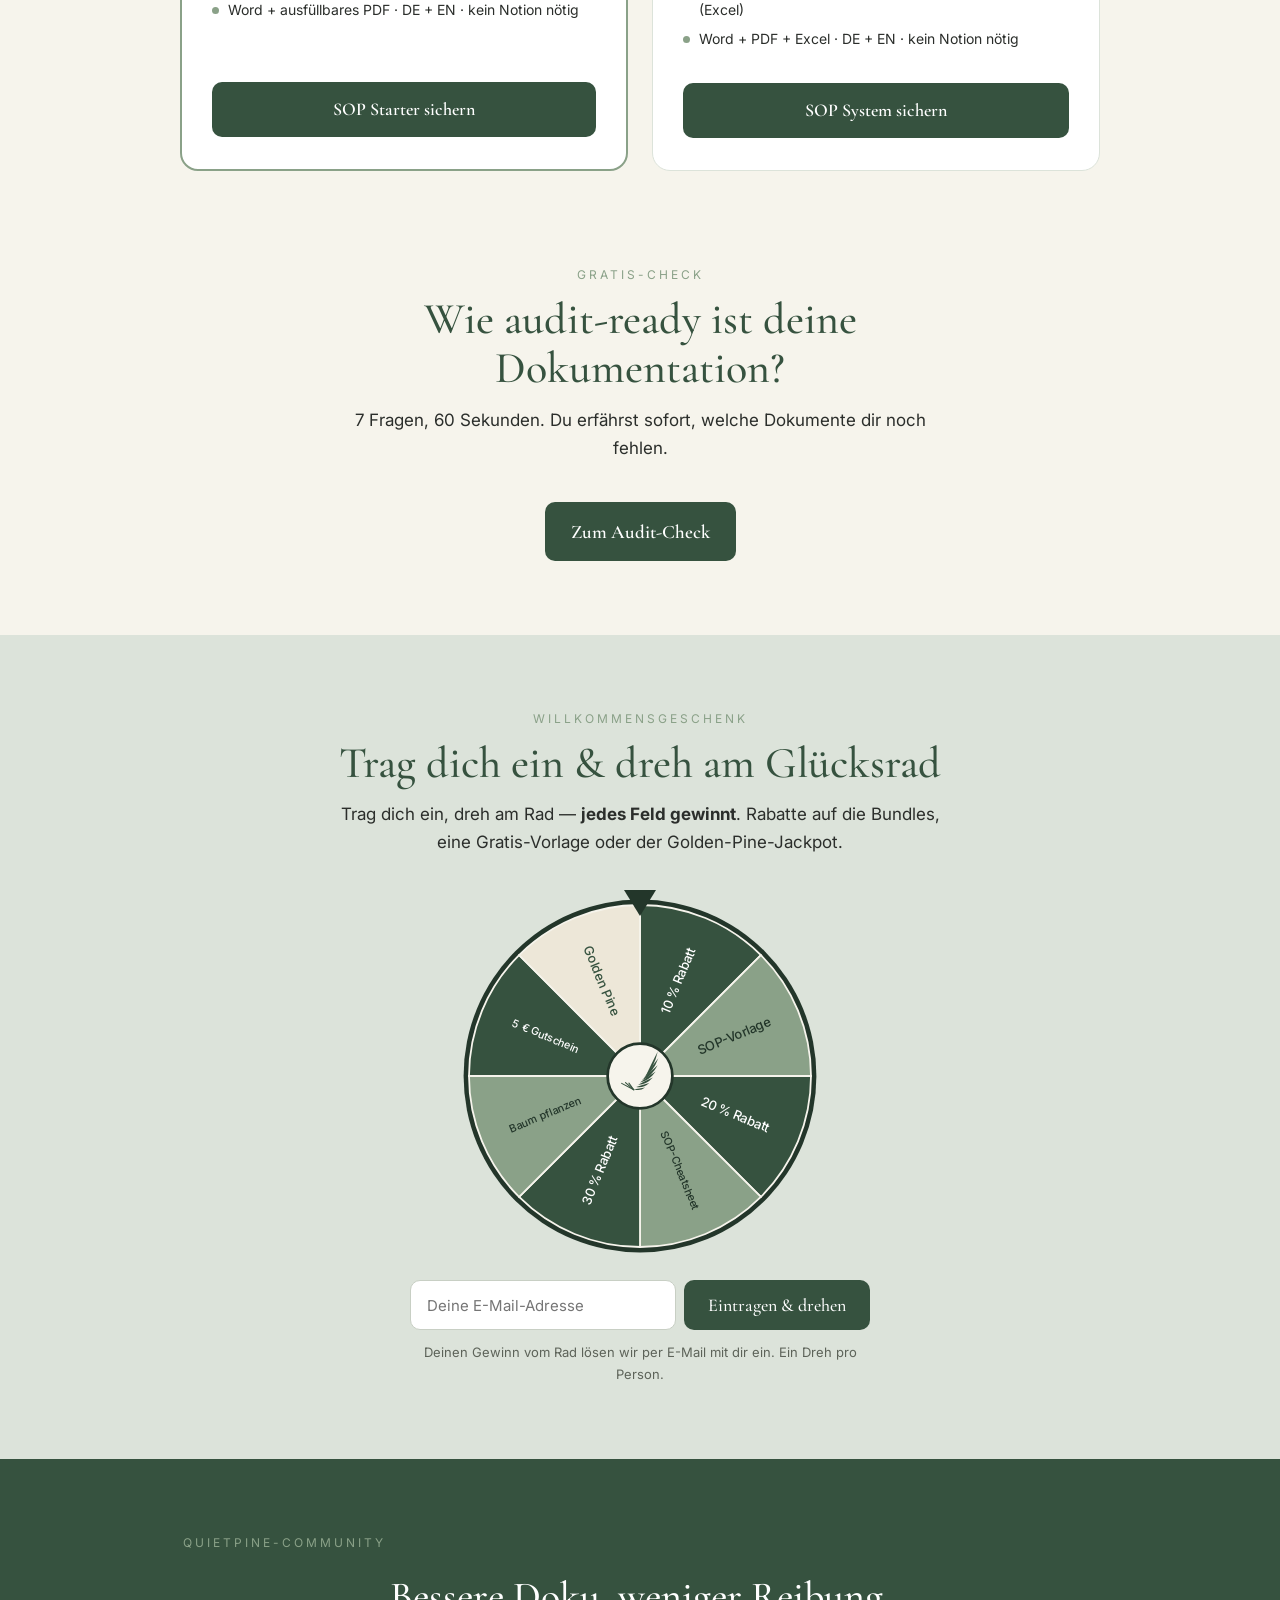
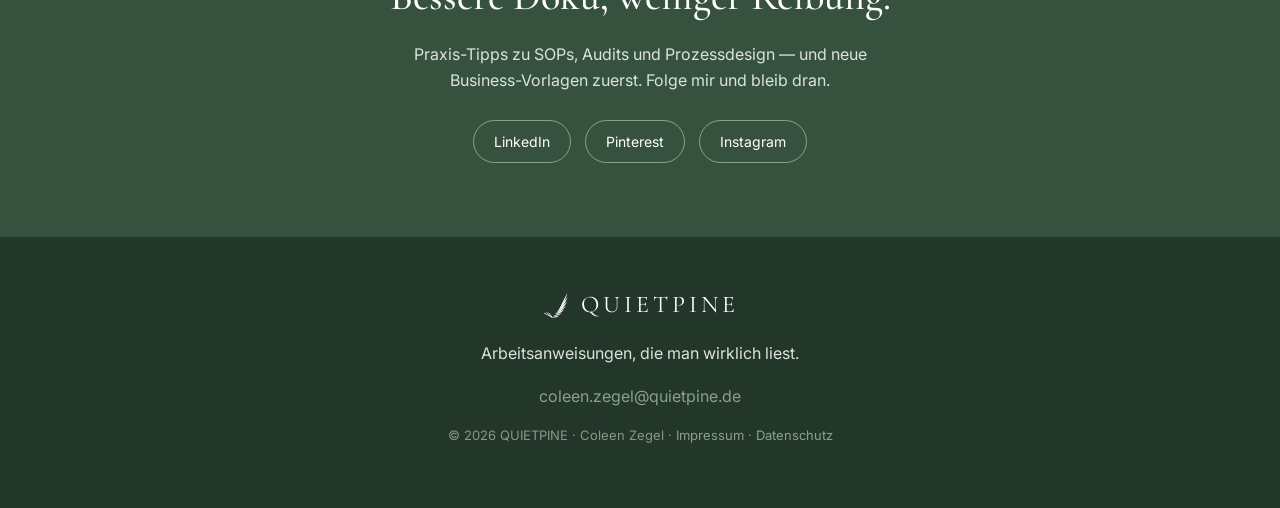
<file: business.html>
<!DOCTYPE html>
<html lang="de">
<head>
<meta charset="utf-8">
<meta name="viewport" content="width=device-width, initial-scale=1">
<title>QUIETPINE Business — Arbeitsanweisungen, die man wirklich liest</title>
<meta name="description" content="Premium SOP-Systeme von einer Prozessingenieurin (Lean Six Sigma). Audit-fest, sofort einsatzbereit — Word + ausfüllbares PDF, DE + EN.">
<link rel="preconnect" href="https://fonts.googleapis.com">
<link rel="preconnect" href="https://fonts.gstatic.com" crossorigin>
<link href="https://fonts.googleapis.com/css2?family=Cormorant+Garamond:wght@400;500;600&family=Inter:wght@400;500&display=swap" rel="stylesheet">
<link rel="stylesheet" href="styles.css">
</head>
<body>
<nav class="nav">
  <a class="brand" href="index.html"><svg aria-hidden="true" xmlns="http://www.w3.org/2000/svg" viewBox="0 0 100 100"><g transform="translate(-3.05,-22.42) scale(1.4593)"><path d="M 44.80 57.48 Q 57.37 44.03 62.33 21.53 Q 51.98 41.40 44.80 57.48 Z" fill="#36523F"/><path d="M 42.00 60.70 Q 55.84 51.18 63.16 31.58 Q 50.66 47.41 42.00 60.70 Z" fill="#36523F"/><path d="M 39.20 63.92 Q 53.29 58.24 62.22 41.69 Q 48.70 53.49 39.20 63.92 Z" fill="#36523F"/><path d="M 36.40 67.14 Q 49.70 64.66 59.34 51.08 Q 46.03 59.42 36.40 67.14 Z" fill="#36523F"/><path d="M 33.60 70.36 Q 45.46 70.58 55.17 59.84 Q 42.83 65.19 33.60 70.36 Z" fill="#36523F"/><path d="M 30.80 73.58 Q 40.71 75.88 49.93 67.73 Q 39.13 70.72 30.80 73.58 Z" fill="#36523F"/><path d="M 28.00 76.80 Q 35.70 80.44 43.80 74.30 Q 34.95 75.70 28.00 76.80 Z" fill="#36523F"/><path d="M 27.20 77.72 L 9.54 68.33" stroke="#36523F" stroke-width="1.6" stroke-linecap="round" fill="none"/><path d="M 27.20 77.72 L 15.12 67.22" stroke="#36523F" stroke-width="1.6" stroke-linecap="round" fill="none"/><path d="M 27.20 77.72 L 20.15 68.01" stroke="#36523F" stroke-width="1.6" stroke-linecap="round" fill="none"/></g></svg><span>QUIETPINE</span></a>
  <div class="links">
    <a href="business.html" class="active">Business</a>
    <a href="leben.html">Leben</a>
    <a href="index.html#story">Über mich</a>
    <a href="index.html#community">Community</a>
    <a class="btn btn-pine" href="https://quietpine.gumroad.com" target="_blank" rel="noopener" style="font-size:15px;padding:10px 18px">Zum Shop</a>
  </div>
</nav>

<header class="hero">
  <div class="hero-center">
    <p class="eyebrow">QUIETPINE · Business</p>
    <h1>Arbeitsanweisungen, die man wirklich liest.</h1>
    <p class="lead">Methodische Tiefe trifft zeitgemäßes Design. SOP-Systeme von einer Prozessingenieurin mit Lean-Six-Sigma-Hintergrund — audit-fest und direkt einsatzbereit.</p>
    <div class="cta">
      <a class="btn btn-cream" href="#geschenk">Gratis SOP-Vorlage holen</a>
      <a class="btn btn-ghost" href="#produkt" style="color:#fff;border-color:var(--sage)">Bundles ansehen</a>
    </div>
  </div>
</header>

<section class="product" id="produkt">
  <div class="sec-h">
    <p class="eyebrow">Produkte</p>
    <h2>Zwei Bundles, ein System</h2>
    <p>Wähle deinen Einstieg: der schlanke Starter für kleine Teams oder das audit-orientierte System für regulierte Fertigung. Beide in Word + ausfüllbarem PDF, sofort einsatzbereit, Deutsch &amp; Englisch.</p>
  </div>
  <div class="bundles">
    <div class="bcard featured">
      <img src="product-starter.png" alt="SOP Starter Bundle — Word und ausfüllbares PDF">
      <span class="badge">Beliebter Einstieg</span>
      <h3>SOP Starter</h3>
      <p class="sub">Für KMU &amp; kleine Produktions-/Operations-Teams — ohne eigene QM-Abteilung.</p>
      <div class="bprice">49 €</div>
      <ul>
        <li><span class="dot"></span>Arbeitsanweisung (Vorlage + ausgefülltes Beispiel)</li>
        <li><span class="dot"></span>Prüf-/Erstmusterprotokoll</li>
        <li><span class="dot"></span>Schulungsnachweis</li>
        <li><span class="dot"></span>One-Point-Lesson (visuelle Kurzanweisung)</li>
        <li><span class="dot"></span>Anwendungsleitfaden: erstellen → nachweisen → schulen</li>
        <li><span class="dot"></span>Word + ausfüllbares PDF · DE + EN · kein Notion nötig</li>
      </ul>
      <a class="btn btn-pine" href="https://quietpine.gumroad.com/l/sop-starter" target="_blank" rel="noopener">SOP Starter sichern</a>
    </div>
    <div class="bcard">
      <img src="product-system.png" alt="SOP System Bundle — Word, PDF und Excel">
      <span class="badge">Für regulierte Branchen</span>
      <h3>SOP System</h3>
      <p class="sub">Audit-orientiert für Automotive (IATF 16949), Medizintechnik (ISO 13485) &amp; Lebensmittel (IFS/HACCP).</p>
      <div class="bprice">99–119 €</div>
      <ul>
        <li><span class="dot"></span>Alles aus dem Starter, plus:</li>
        <li><span class="dot"></span>Verfahrensanweisung (VA)</li>
        <li><span class="dot"></span>Störungs-/Abweichungsmeldung (5-Why / CAPA)</li>
        <li><span class="dot"></span>Wartungsplan · LOTO-Sicherheitsfreigabe</li>
        <li><span class="dot"></span>5S-Audit-Checkliste · Schulungs-/Qualifikationsmatrix</li>
        <li><span class="dot"></span>ISO-9001-Bezug (7.5) · Dokumentenlenkungsliste (Excel)</li>
        <li><span class="dot"></span>Word + PDF + Excel · DE + EN · kein Notion nötig</li>
      </ul>
      <a class="btn btn-pine" href="https://quietpine.gumroad.com/l/sop-system" target="_blank" rel="noopener">SOP System sichern</a>
    </div>
  </div>
</section>

<section class="audit" id="audit">
  <div class="sec-h">
    <p class="eyebrow">Gratis-Check</p>
    <h2>Wie audit-ready ist deine Dokumentation?</h2>
    <p>7 Fragen, 60 Sekunden. Du erfährst sofort, welche Dokumente dir noch fehlen.</p>
  </div>
  <div class="center"><a class="btn btn-pine" href="Audit-Readiness-Check.html">Zum Audit-Check</a></div>
</section>

<section class="gift" id="geschenk">
  <div class="sec-h">
    <p class="eyebrow">Willkommensgeschenk</p>
    <h2>Trag dich ein &amp; dreh am Glücksrad</h2>
    <p>Trag dich ein, dreh am Rad — <strong>jedes Feld gewinnt</strong>. Rabatte auf die Bundles, eine Gratis-Vorlage oder der Golden-Pine-Jackpot.</p>
  </div>
  <div class="wheelbox">
    <div class="pointer"></div>
    <svg xmlns="http://www.w3.org/2000/svg" viewBox="0 0 400 400"><g id="wheelRot" style="transform-origin:200px 200px"><circle cx="200" cy="200" r="196" fill="#23362A"/><path d="M 200 200 L 200.00 10.00 A 190 190 0 0 1 334.35 65.65 Z" fill="#36523F" stroke="#F6F4EC" stroke-width="2"/><text x="243.63" y="94.68" text-anchor="middle" dominant-baseline="middle" font-family="Inter, sans-serif" font-size="14.5" font-weight="500" fill="#FFFFFF" transform="rotate(-67.5,243.63,94.68)">10 % Rabatt</text><path d="M 200 200 L 334.35 65.65 A 190 190 0 0 1 390.00 200.00 Z" fill="#8AA188" stroke="#F6F4EC" stroke-width="2"/><text x="305.32" y="156.37" text-anchor="middle" dominant-baseline="middle" font-family="Inter, sans-serif" font-size="14.5" font-weight="500" fill="#23362A" transform="rotate(-22.5,305.32,156.37)">SOP-Vorlage</text><path d="M 200 200 L 390.00 200.00 A 190 190 0 0 1 334.35 334.35 Z" fill="#36523F" stroke="#F6F4EC" stroke-width="2"/><text x="305.32" y="243.63" text-anchor="middle" dominant-baseline="middle" font-family="Inter, sans-serif" font-size="14.5" font-weight="500" fill="#FFFFFF" transform="rotate(22.5,305.32,243.63)">20 % Rabatt</text><path d="M 200 200 L 334.35 334.35 A 190 190 0 0 1 200.00 390.00 Z" fill="#8AA188" stroke="#F6F4EC" stroke-width="2"/><text x="243.63" y="305.32" text-anchor="middle" dominant-baseline="middle" font-family="Inter, sans-serif" font-size="12.0" font-weight="500" fill="#23362A" transform="rotate(67.5,243.63,305.32)">SOP-Cheatsheet</text><path d="M 200 200 L 200.00 390.00 A 190 190 0 0 1 65.65 334.35 Z" fill="#36523F" stroke="#F6F4EC" stroke-width="2"/><text x="156.37" y="305.32" text-anchor="middle" dominant-baseline="middle" font-family="Inter, sans-serif" font-size="14.5" font-weight="500" fill="#FFFFFF" transform="rotate(292.5,156.37,305.32)">30 % Rabatt</text><path d="M 200 200 L 65.65 334.35 A 190 190 0 0 1 10.00 200.00 Z" fill="#8AA188" stroke="#F6F4EC" stroke-width="2"/><text x="94.68" y="243.63" text-anchor="middle" dominant-baseline="middle" font-family="Inter, sans-serif" font-size="12.0" font-weight="500" fill="#23362A" transform="rotate(337.5,94.68,243.63)">Baum pflanzen</text><path d="M 200 200 L 10.00 200.00 A 190 190 0 0 1 65.65 65.65 Z" fill="#36523F" stroke="#F6F4EC" stroke-width="2"/><text x="94.68" y="156.37" text-anchor="middle" dominant-baseline="middle" font-family="Inter, sans-serif" font-size="12.0" font-weight="500" fill="#FFFFFF" transform="rotate(382.5,94.68,156.37)">5 € Gutschein</text><path d="M 200 200 L 65.65 65.65 A 190 190 0 0 1 200.00 10.00 Z" fill="#EDE7D8" stroke="#F6F4EC" stroke-width="2"/><text x="156.37" y="94.68" text-anchor="middle" dominant-baseline="middle" font-family="Inter, sans-serif" font-size="14.5" font-weight="500" fill="#36523F" transform="rotate(427.5,156.37,94.68)">Golden Pine</text><circle cx="200" cy="200" r="36" fill="#F6F4EC" stroke="#23362A" stroke-width="3"/><g transform="translate(174,168) scale(0.52)"><g transform="translate(-3.05,-22.42) scale(1.4593)"><path d="M 44.80 57.48 Q 57.37 44.03 62.33 21.53 Q 51.98 41.40 44.80 57.48 Z" fill="#36523F"/><path d="M 42.00 60.70 Q 55.84 51.18 63.16 31.58 Q 50.66 47.41 42.00 60.70 Z" fill="#36523F"/><path d="M 39.20 63.92 Q 53.29 58.24 62.22 41.69 Q 48.70 53.49 39.20 63.92 Z" fill="#36523F"/><path d="M 36.40 67.14 Q 49.70 64.66 59.34 51.08 Q 46.03 59.42 36.40 67.14 Z" fill="#36523F"/><path d="M 33.60 70.36 Q 45.46 70.58 55.17 59.84 Q 42.83 65.19 33.60 70.36 Z" fill="#36523F"/><path d="M 30.80 73.58 Q 40.71 75.88 49.93 67.73 Q 39.13 70.72 30.80 73.58 Z" fill="#36523F"/><path d="M 28.00 76.80 Q 35.70 80.44 43.80 74.30 Q 34.95 75.70 28.00 76.80 Z" fill="#36523F"/><path d="M 27.20 77.72 L 9.54 68.33" stroke="#36523F" stroke-width="1.6" stroke-linecap="round" fill="none"/><path d="M 27.20 77.72 L 15.12 67.22" stroke="#36523F" stroke-width="1.6" stroke-linecap="round" fill="none"/><path d="M 27.20 77.72 L 20.15 68.01" stroke="#36523F" stroke-width="1.6" stroke-linecap="round" fill="none"/></g></g></g></svg>
  </div>
  <form class="form" id="form" name="gluecksrad-business" method="POST" data-netlify="true" netlify-honeypot="bot-field">
    <input type="hidden" name="form-name" value="gluecksrad-business">
    <input type="hidden" name="gewinn" id="gewinn">
    <input type="hidden" name="welt" value="Business">
    <p style="display:none"><label>Bitte leer lassen: <input name="bot-field"></label></p>
    <input type="email" id="email" name="email" placeholder="Deine E-Mail-Adresse" aria-label="E-Mail" required>
    <button type="button" id="spinBtn">Eintragen &amp; drehen</button>
  </form>
  <p class="hint">Deinen Gewinn vom Rad lösen wir per E-Mail mit dir ein. Ein Dreh pro Person.</p>
  <div class="result" id="result">
    <p class="won">Dein Gewinn</p>
    <h3 id="prizeTitle"></h3>
    <p id="prizeDetail"></p>
    <a class="btn btn-cream" href="Freebie_SOP-Starter-Cheatsheet_DE.pdf" download style="margin-top:16px">SOP-Cheatsheet herunterladen</a>
    <p class="bonus">Deinen Gewinn lösen wir per E-Mail mit dir ein.</p>
  </div>
</section>

<section class="community">
  <p class="eyebrow">QUIETPINE-Community</p>
  <h2>Bessere Doku, weniger Reibung.</h2>
  <p>Praxis-Tipps zu SOPs, Audits und Prozessdesign — und neue Business-Vorlagen zuerst. Folge mir und bleib dran.</p>
  <div class="socials">
    <a href="https://www.linkedin.com/" target="_blank" rel="noopener">LinkedIn</a>
    <a href="https://www.pinterest.com/" target="_blank" rel="noopener">Pinterest</a>
    <a href="https://www.instagram.com/" target="_blank" rel="noopener">Instagram</a>
  </div>
</section>

<footer class="footer">
  <div class="fb"><svg aria-hidden="true" xmlns="http://www.w3.org/2000/svg" viewBox="0 0 100 100"><g transform="translate(-3.05,-22.42) scale(1.4593)"><path d="M 44.80 57.48 Q 57.37 44.03 62.33 21.53 Q 51.98 41.40 44.80 57.48 Z" fill="#FFFFFF"/><path d="M 42.00 60.70 Q 55.84 51.18 63.16 31.58 Q 50.66 47.41 42.00 60.70 Z" fill="#FFFFFF"/><path d="M 39.20 63.92 Q 53.29 58.24 62.22 41.69 Q 48.70 53.49 39.20 63.92 Z" fill="#FFFFFF"/><path d="M 36.40 67.14 Q 49.70 64.66 59.34 51.08 Q 46.03 59.42 36.40 67.14 Z" fill="#FFFFFF"/><path d="M 33.60 70.36 Q 45.46 70.58 55.17 59.84 Q 42.83 65.19 33.60 70.36 Z" fill="#FFFFFF"/><path d="M 30.80 73.58 Q 40.71 75.88 49.93 67.73 Q 39.13 70.72 30.80 73.58 Z" fill="#FFFFFF"/><path d="M 28.00 76.80 Q 35.70 80.44 43.80 74.30 Q 34.95 75.70 28.00 76.80 Z" fill="#FFFFFF"/><path d="M 27.20 77.72 L 9.54 68.33" stroke="#FFFFFF" stroke-width="1.6" stroke-linecap="round" fill="none"/><path d="M 27.20 77.72 L 15.12 67.22" stroke="#FFFFFF" stroke-width="1.6" stroke-linecap="round" fill="none"/><path d="M 27.20 77.72 L 20.15 68.01" stroke="#FFFFFF" stroke-width="1.6" stroke-linecap="round" fill="none"/></g></svg><span>QUIETPINE</span></div>
  <p>Arbeitsanweisungen, die man wirklich liest.</p>
  <p><a href="mailto:coleen.zegel@quietpine.de">coleen.zegel@quietpine.de</a></p>
  <p class="small">© 2026 QUIETPINE · Coleen Zegel · <a href="impressum.html">Impressum</a> · <a href="datenschutz.html">Datenschutz</a></p>
</footer>

<script src="site.js"></script>
<script>
const PRIZES=[
 {title:"10 % Rabatt im Shop",detail:"10 % auf alle QUIETPINE-Produkte. Deinen Code bekommst du per Mail.",w:20},
 {title:"Gratis SOP-Vorlage",detail:"Eine fertige Arbeitsanweisungs-Vorlage. Kommt per Mail.",w:12},
 {title:"20 % Rabatt im Shop",detail:"20 % auf alle QUIETPINE-Produkte. Deinen Code bekommst du per Mail.",w:16},
 {title:"SOP-Cheatsheet · Sofort-Download",detail:"Das 1-Seiten-Cheatsheet — gleich unten herunterladen.",w:14},
 {title:"30 % Rabatt im Shop",detail:"30 % auf alle QUIETPINE-Produkte. Deinen Code bekommst du per Mail.",w:10},
 {title:"Wir pflanzen einen Baum",detail:"Ein echter Baum in deinem Namen — Bestätigung per Mail.",w:10},
 {title:"5 € Gutschein",detail:"5 € Rabatt ab 19 € Bestellwert. Deinen Code bekommst du per Mail.",w:14},
 {title:"Jackpot — Golden Pine!",detail:"Freie Wahl: ein beliebiges QUIETPINE-Produkt gratis (Wert bis 99 €). Wir melden uns per Mail.",w:2}
];
const N=PRIZES.length,SEG=360/N;let spun=false;
function pick(){const t=PRIZES.reduce((a,p)=>a+p.w,0);let x=Math.random()*t;for(let i=0;i<N;i++){x-=PRIZES[i].w;if(x<0)return i;}return N-1;}
document.getElementById('spinBtn').addEventListener('click',function(){
 if(spun)return;var em=document.getElementById('email').value.trim();
 if(!/^\S+@\S+\.\S+$/.test(em)){document.getElementById('email').focus();return;}
 spun=true;var b=document.getElementById('spinBtn');b.disabled=true;b.textContent="Dreht …";
 var i=pick();
 document.getElementById('gewinn').value=PRIZES[i].title;
 var data=new URLSearchParams();data.append('form-name','gluecksrad-business');data.append('email',em);data.append('gewinn',PRIZES[i].title);data.append('welt','Business');
 fetch('/',{method:'POST',headers:{'Content-Type':'application/x-www-form-urlencoded'},body:data.toString()}).catch(function(){});
 var center=i*SEG+SEG/2;var jit=(Math.random()*2-1)*(SEG/2-6);
 var deg=360*6+(360-center)+jit;
 document.getElementById('wheelRot').style.transform='rotate('+deg+'deg)';
 setTimeout(function(){
   document.getElementById('prizeTitle').textContent=PRIZES[i].title;
   document.getElementById('prizeDetail').textContent=PRIZES[i].detail;
   document.getElementById('form').style.display='none';
   document.getElementById('result').style.display='block';
   document.getElementById('result').scrollIntoView({behavior:'smooth',block:'center'});
 },5200);
});
</script>
</body>
</html>
</file>
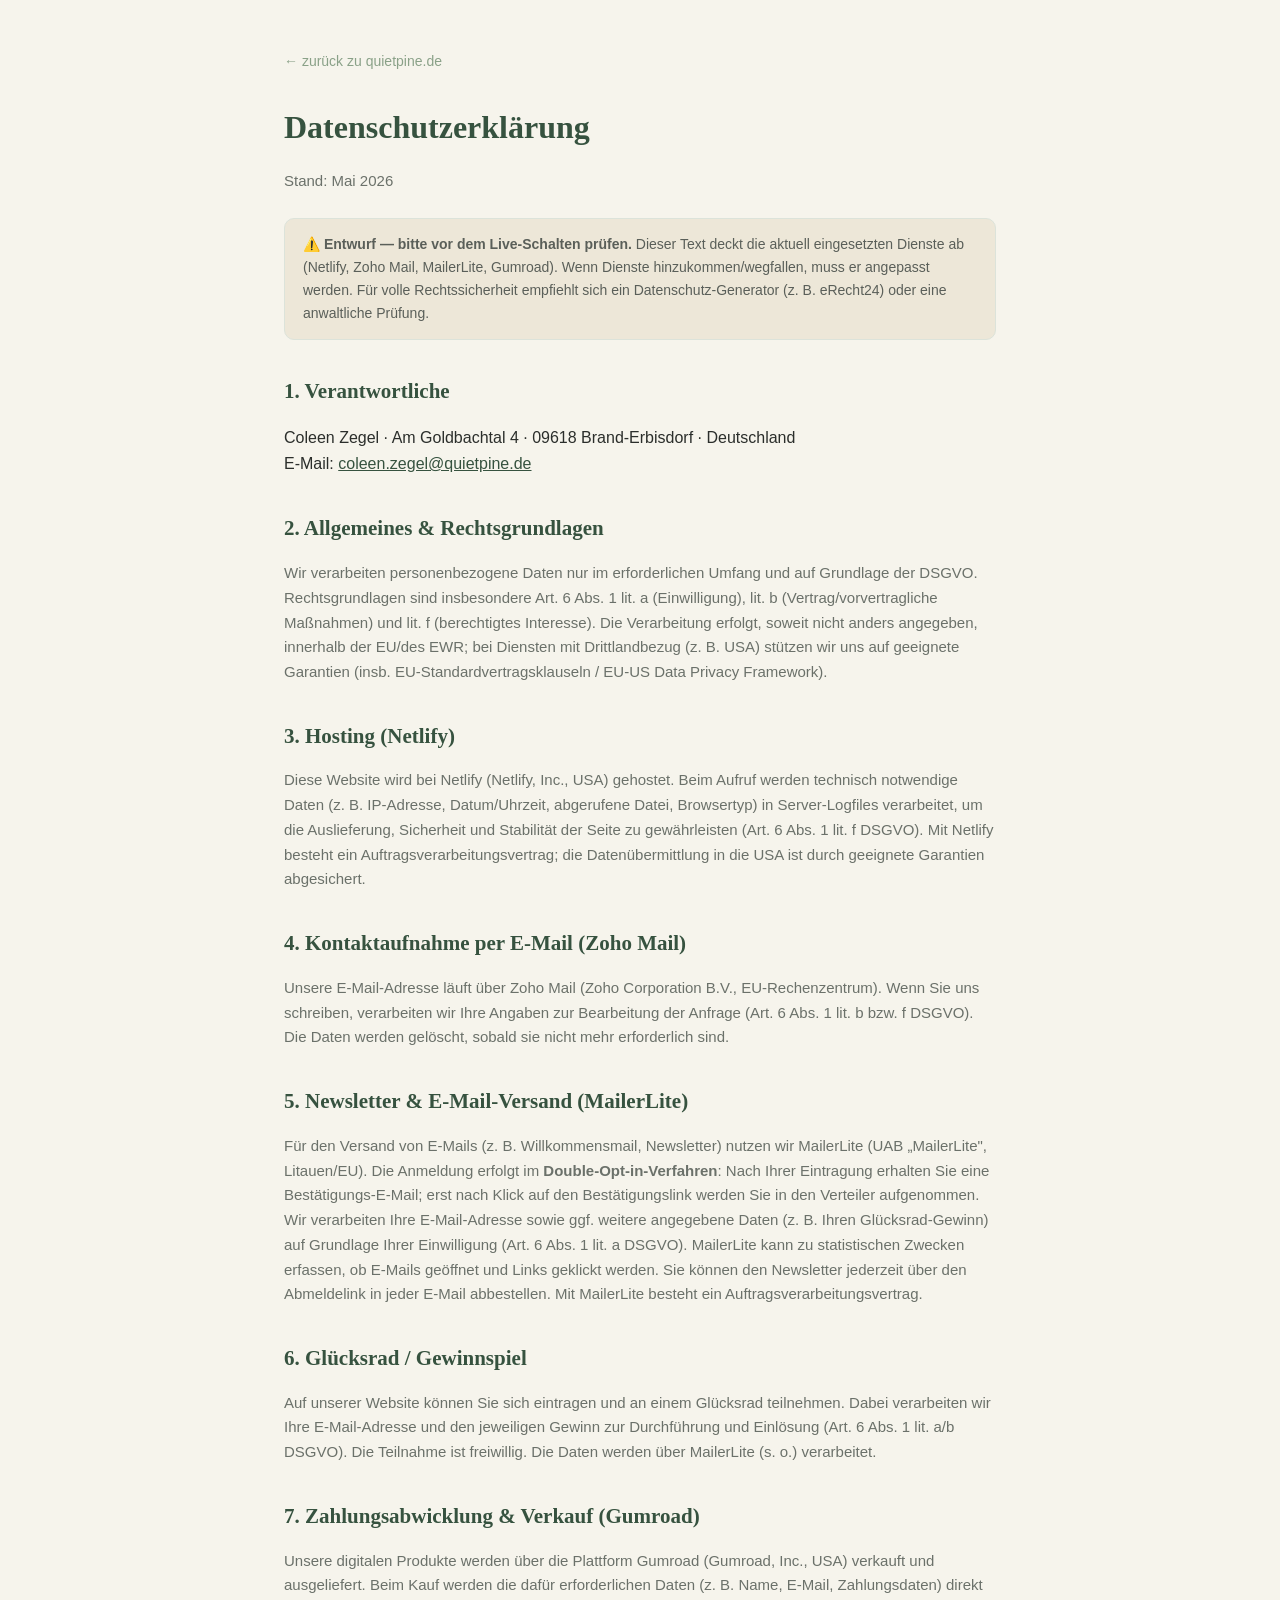
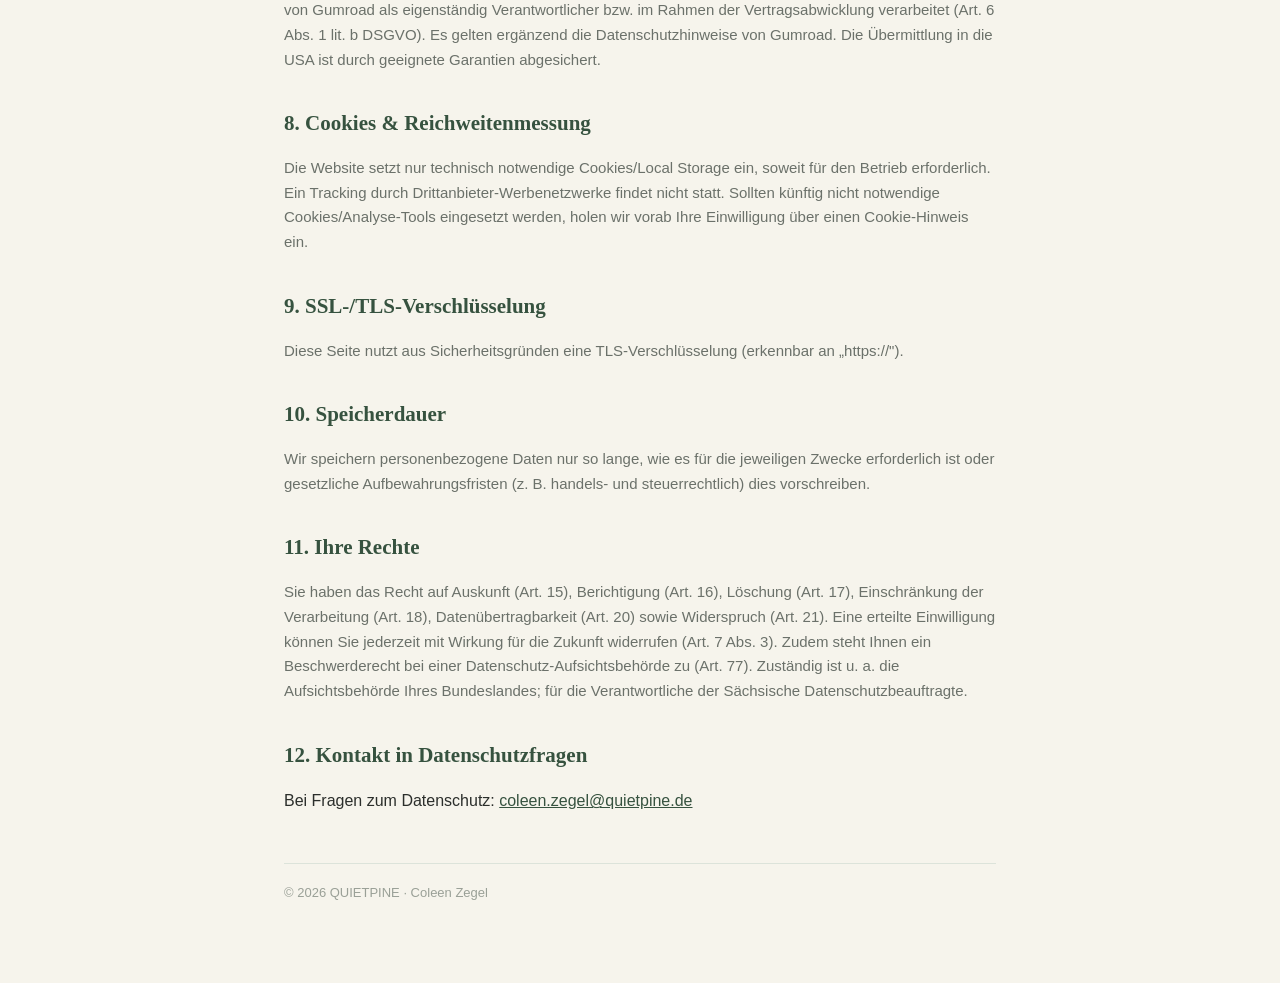
<file: datenschutz.html>
<!DOCTYPE html>
<html lang="de">
<head>
<meta charset="utf-8">
<meta name="viewport" content="width=device-width, initial-scale=1.0">
<title>Datenschutzerklärung — QUIETPINE</title>
<meta name="robots" content="noindex">
<style>
  :root{--pine:#36523F;--deep:#23362A;--sage:#8AA188;--mist:#DCE3DA;--paper:#F6F4EC;--ink:#2B2E2B;}
  *{box-sizing:border-box}
  body{margin:0;background:var(--paper);color:var(--ink);font-family:-apple-system,Segoe UI,Roboto,Helvetica,Arial,sans-serif;line-height:1.65;}
  .wrap{max-width:760px;margin:0 auto;padding:48px 24px 80px;}
  a{color:var(--pine)}
  h1{font-family:Georgia,'Times New Roman',serif;color:var(--pine);font-size:32px;margin:0 0 4px}
  h2{font-family:Georgia,serif;color:var(--pine);font-size:21px;margin:34px 0 6px}
  h3{font-size:16px;margin:20px 0 4px;color:var(--deep)}
  .back{display:inline-block;margin-bottom:28px;font-size:14px;color:var(--sage);text-decoration:none}
  .note{background:#EDE7D8;border:1px solid var(--mist);border-radius:10px;padding:14px 18px;font-size:14px;color:#5a5f59;margin:24px 0}
  .muted{color:#6b716a;font-size:15px}
  footer{border-top:1px solid var(--mist);margin-top:48px;padding-top:18px;font-size:13px;color:#9aa097}
</style>
</head>
<body>
<div class="wrap">
  <a class="back" href="/">← zurück zu quietpine.de</a>
  <h1>Datenschutzerklärung</h1>
  <p class="muted">Stand: Mai 2026</p>

  <div class="note">
    <strong>⚠️ Entwurf — bitte vor dem Live-Schalten prüfen.</strong> Dieser Text deckt die aktuell eingesetzten Dienste ab
    (Netlify, Zoho Mail, MailerLite, Gumroad). Wenn Dienste hinzukommen/wegfallen, muss er angepasst werden. Für volle
    Rechtssicherheit empfiehlt sich ein Datenschutz-Generator (z. B. eRecht24) oder eine anwaltliche Prüfung.
  </div>

  <h2>1. Verantwortliche</h2>
  <p>
    Coleen Zegel · Am Goldbachtal 4 · 09618 Brand-Erbisdorf · Deutschland<br>
    E-Mail: <a href="mailto:coleen.zegel@quietpine.de">coleen.zegel@quietpine.de</a>
  </p>

  <h2>2. Allgemeines &amp; Rechtsgrundlagen</h2>
  <p class="muted">
    Wir verarbeiten personenbezogene Daten nur im erforderlichen Umfang und auf Grundlage der DSGVO. Rechtsgrundlagen sind
    insbesondere Art. 6 Abs. 1 lit. a (Einwilligung), lit. b (Vertrag/vorvertragliche Maßnahmen) und lit. f (berechtigtes
    Interesse). Die Verarbeitung erfolgt, soweit nicht anders angegeben, innerhalb der EU/des EWR; bei Diensten mit
    Drittlandbezug (z. B. USA) stützen wir uns auf geeignete Garantien (insb. EU-Standardvertragsklauseln / EU-US Data
    Privacy Framework).
  </p>

  <h2>3. Hosting (Netlify)</h2>
  <p class="muted">
    Diese Website wird bei Netlify (Netlify, Inc., USA) gehostet. Beim Aufruf werden technisch notwendige Daten
    (z. B. IP-Adresse, Datum/Uhrzeit, abgerufene Datei, Browsertyp) in Server-Logfiles verarbeitet, um die Auslieferung,
    Sicherheit und Stabilität der Seite zu gewährleisten (Art. 6 Abs. 1 lit. f DSGVO). Mit Netlify besteht ein
    Auftragsverarbeitungsvertrag; die Datenübermittlung in die USA ist durch geeignete Garantien abgesichert.
  </p>

  <h2>4. Kontaktaufnahme per E-Mail (Zoho Mail)</h2>
  <p class="muted">
    Unsere E-Mail-Adresse läuft über Zoho Mail (Zoho Corporation B.V., EU-Rechenzentrum). Wenn Sie uns schreiben,
    verarbeiten wir Ihre Angaben zur Bearbeitung der Anfrage (Art. 6 Abs. 1 lit. b bzw. f DSGVO). Die Daten werden
    gelöscht, sobald sie nicht mehr erforderlich sind.
  </p>

  <h2>5. Newsletter &amp; E-Mail-Versand (MailerLite)</h2>
  <p class="muted">
    Für den Versand von E-Mails (z. B. Willkommensmail, Newsletter) nutzen wir MailerLite (UAB „MailerLite", Litauen/EU).
    Die Anmeldung erfolgt im <strong>Double-Opt-in-Verfahren</strong>: Nach Ihrer Eintragung erhalten Sie eine
    Bestätigungs-E-Mail; erst nach Klick auf den Bestätigungslink werden Sie in den Verteiler aufgenommen. Wir
    verarbeiten Ihre E-Mail-Adresse sowie ggf. weitere angegebene Daten (z. B. Ihren Glücksrad-Gewinn) auf Grundlage
    Ihrer Einwilligung (Art. 6 Abs. 1 lit. a DSGVO). MailerLite kann zu statistischen Zwecken erfassen, ob E-Mails
    geöffnet und Links geklickt werden. Sie können den Newsletter jederzeit über den Abmeldelink in jeder E-Mail
    abbestellen. Mit MailerLite besteht ein Auftragsverarbeitungsvertrag.
  </p>

  <h2>6. Glücksrad / Gewinnspiel</h2>
  <p class="muted">
    Auf unserer Website können Sie sich eintragen und an einem Glücksrad teilnehmen. Dabei verarbeiten wir Ihre
    E-Mail-Adresse und den jeweiligen Gewinn zur Durchführung und Einlösung (Art. 6 Abs. 1 lit. a/b DSGVO). Die
    Teilnahme ist freiwillig. Die Daten werden über MailerLite (s. o.) verarbeitet.
  </p>

  <h2>7. Zahlungsabwicklung &amp; Verkauf (Gumroad)</h2>
  <p class="muted">
    Unsere digitalen Produkte werden über die Plattform Gumroad (Gumroad, Inc., USA) verkauft und ausgeliefert. Beim Kauf
    werden die dafür erforderlichen Daten (z. B. Name, E-Mail, Zahlungsdaten) direkt von Gumroad als eigenständig
    Verantwortlicher bzw. im Rahmen der Vertragsabwicklung verarbeitet (Art. 6 Abs. 1 lit. b DSGVO). Es gelten ergänzend
    die Datenschutzhinweise von Gumroad. Die Übermittlung in die USA ist durch geeignete Garantien abgesichert.
  </p>

  <h2>8. Cookies &amp; Reichweitenmessung</h2>
  <p class="muted">
    Die Website setzt nur technisch notwendige Cookies/Local Storage ein, soweit für den Betrieb erforderlich. Ein
    Tracking durch Drittanbieter-Werbenetzwerke findet nicht statt. Sollten künftig nicht notwendige Cookies/Analyse-Tools
    eingesetzt werden, holen wir vorab Ihre Einwilligung über einen Cookie-Hinweis ein.
  </p>

  <h2>9. SSL-/TLS-Verschlüsselung</h2>
  <p class="muted">Diese Seite nutzt aus Sicherheitsgründen eine TLS-Verschlüsselung (erkennbar an „https://").</p>

  <h2>10. Speicherdauer</h2>
  <p class="muted">
    Wir speichern personenbezogene Daten nur so lange, wie es für die jeweiligen Zwecke erforderlich ist oder gesetzliche
    Aufbewahrungsfristen (z. B. handels- und steuerrechtlich) dies vorschreiben.
  </p>

  <h2>11. Ihre Rechte</h2>
  <p class="muted">
    Sie haben das Recht auf Auskunft (Art. 15), Berichtigung (Art. 16), Löschung (Art. 17), Einschränkung der
    Verarbeitung (Art. 18), Datenübertragbarkeit (Art. 20) sowie Widerspruch (Art. 21). Eine erteilte Einwilligung können
    Sie jederzeit mit Wirkung für die Zukunft widerrufen (Art. 7 Abs. 3). Zudem steht Ihnen ein Beschwerderecht bei einer
    Datenschutz-Aufsichtsbehörde zu (Art. 77). Zuständig ist u. a. die Aufsichtsbehörde Ihres Bundeslandes; für die
    Verantwortliche der Sächsische Datenschutzbeauftragte.
  </p>

  <h2>12. Kontakt in Datenschutzfragen</h2>
  <p>Bei Fragen zum Datenschutz: <a href="mailto:coleen.zegel@quietpine.de">coleen.zegel@quietpine.de</a></p>

  <footer>© 2026 QUIETPINE · Coleen Zegel</footer>
</div>
</body>
</html>
</file>
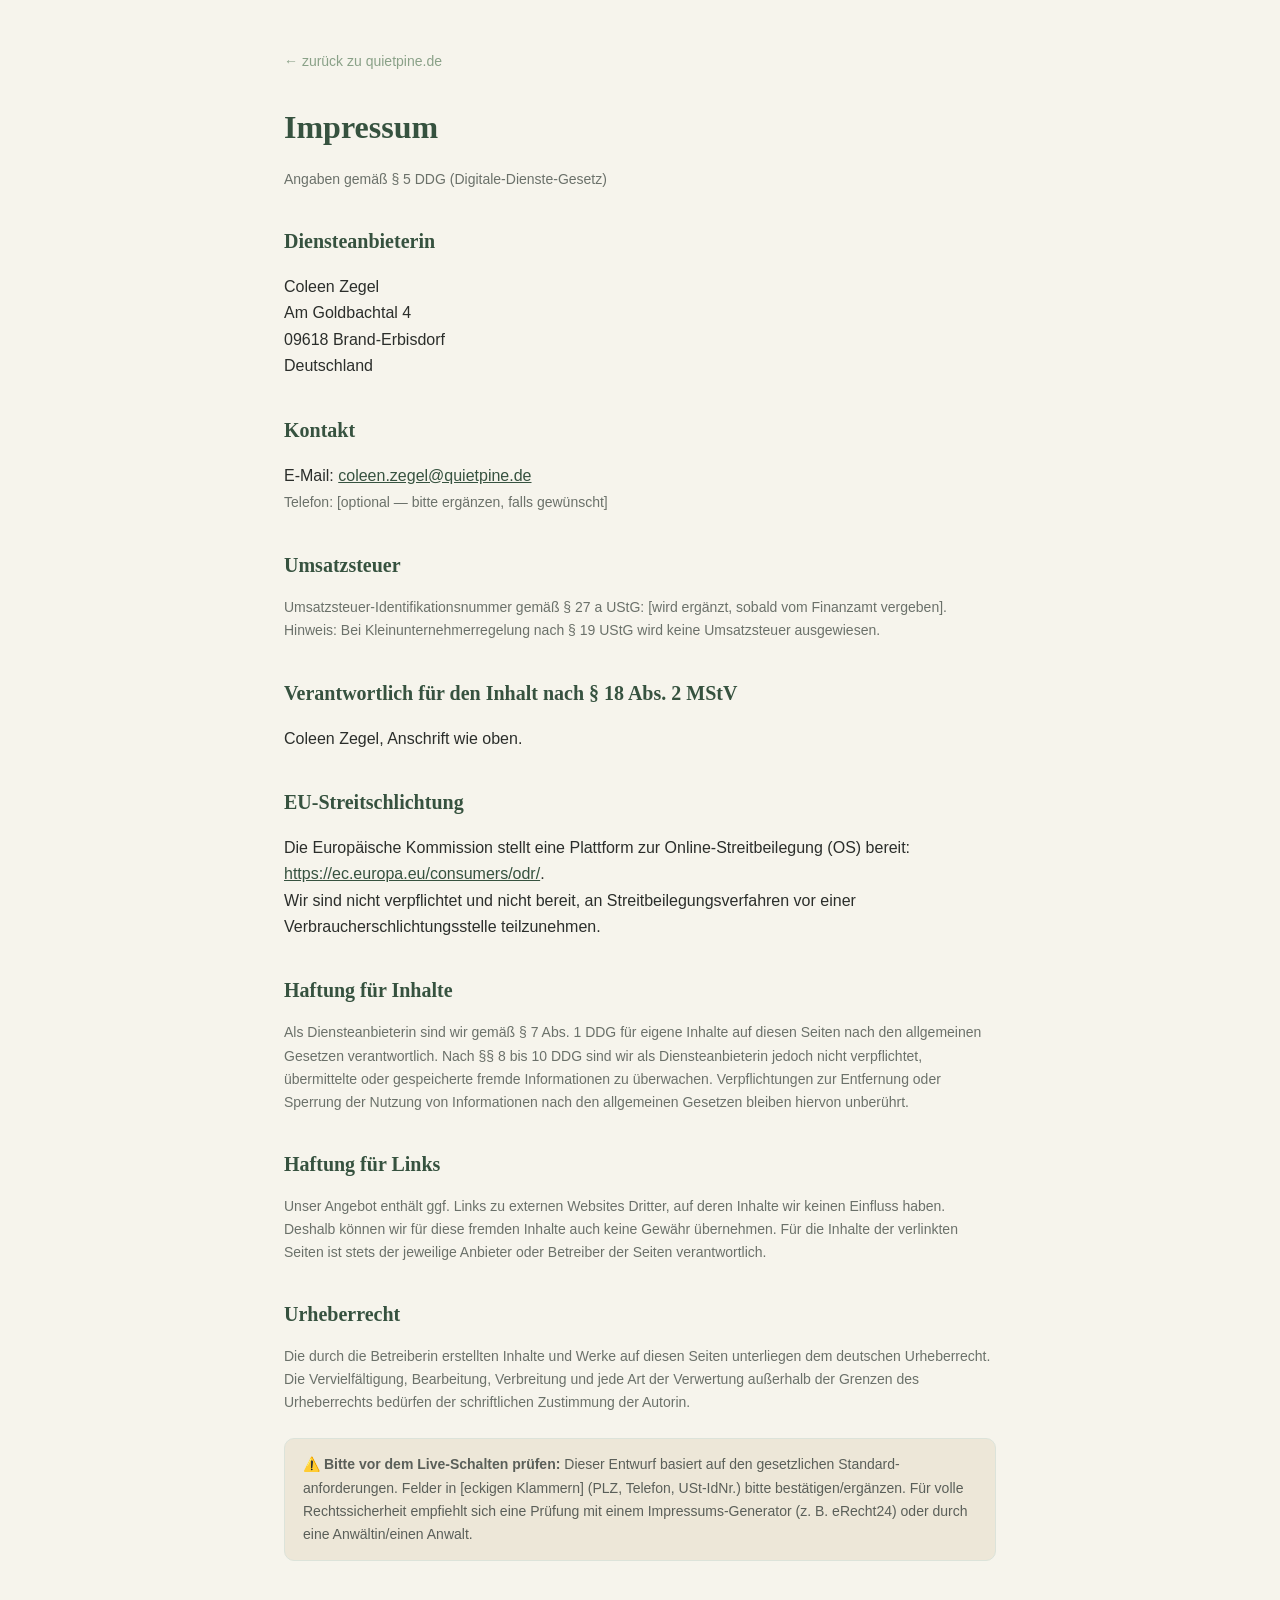
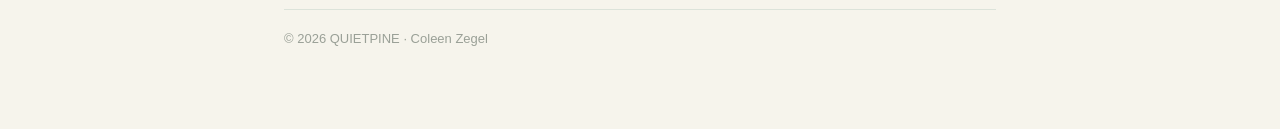
<file: impressum.html>
<!DOCTYPE html>
<html lang="de">
<head>
<meta charset="utf-8">
<meta name="viewport" content="width=device-width, initial-scale=1.0">
<title>Impressum — QUIETPINE</title>
<meta name="robots" content="noindex">
<style>
  :root{--pine:#36523F;--deep:#23362A;--sage:#8AA188;--mist:#DCE3DA;--paper:#F6F4EC;--ink:#2B2E2B;}
  *{box-sizing:border-box}
  body{margin:0;background:var(--paper);color:var(--ink);font-family:-apple-system,Segoe UI,Roboto,Helvetica,Arial,sans-serif;line-height:1.65;}
  .wrap{max-width:760px;margin:0 auto;padding:48px 24px 80px;}
  a{color:var(--pine)}
  h1{font-family:Georgia,'Times New Roman',serif;color:var(--pine);font-size:32px;margin:0 0 4px}
  h2{font-family:Georgia,serif;color:var(--pine);font-size:20px;margin:34px 0 6px}
  .back{display:inline-block;margin-bottom:28px;font-size:14px;color:var(--sage);text-decoration:none}
  .note{background:#EDE7D8;border:1px solid var(--mist);border-radius:10px;padding:14px 18px;font-size:14px;color:#5a5f59;margin:24px 0}
  .muted{color:#6b716a;font-size:14px}
  footer{border-top:1px solid var(--mist);margin-top:48px;padding-top:18px;font-size:13px;color:#9aa097}
</style>
</head>
<body>
<div class="wrap">
  <a class="back" href="/">← zurück zu quietpine.de</a>
  <h1>Impressum</h1>
  <p class="muted">Angaben gemäß § 5 DDG (Digitale-Dienste-Gesetz)</p>

  <h2>Diensteanbieterin</h2>
  <p>
    Coleen Zegel<br>
    Am Goldbachtal 4<br>
    09618 Brand-Erbisdorf<br>
    Deutschland
  </p>

  <h2>Kontakt</h2>
  <p>
    E-Mail: <a href="mailto:coleen.zegel@quietpine.de">coleen.zegel@quietpine.de</a><br>
    <span class="muted">Telefon: [optional — bitte ergänzen, falls gewünscht]</span>
  </p>

  <h2>Umsatzsteuer</h2>
  <p class="muted">
    Umsatzsteuer-Identifikationsnummer gemäß § 27 a UStG: [wird ergänzt, sobald vom Finanzamt vergeben].<br>
    Hinweis: Bei Kleinunternehmerregelung nach § 19 UStG wird keine Umsatzsteuer ausgewiesen.
  </p>

  <h2>Verantwortlich für den Inhalt nach § 18 Abs. 2 MStV</h2>
  <p>Coleen Zegel, Anschrift wie oben.</p>

  <h2>EU-Streitschlichtung</h2>
  <p>
    Die Europäische Kommission stellt eine Plattform zur Online-Streitbeilegung (OS) bereit:
    <a href="https://ec.europa.eu/consumers/odr/" target="_blank" rel="noopener">https://ec.europa.eu/consumers/odr/</a>.<br>
    Wir sind nicht verpflichtet und nicht bereit, an Streitbeilegungsverfahren vor einer Verbraucherschlichtungsstelle teilzunehmen.
  </p>

  <h2>Haftung für Inhalte</h2>
  <p class="muted">
    Als Diensteanbieterin sind wir gemäß § 7 Abs. 1 DDG für eigene Inhalte auf diesen Seiten nach den allgemeinen
    Gesetzen verantwortlich. Nach §§ 8 bis 10 DDG sind wir als Diensteanbieterin jedoch nicht verpflichtet, übermittelte
    oder gespeicherte fremde Informationen zu überwachen. Verpflichtungen zur Entfernung oder Sperrung der Nutzung von
    Informationen nach den allgemeinen Gesetzen bleiben hiervon unberührt.
  </p>

  <h2>Haftung für Links</h2>
  <p class="muted">
    Unser Angebot enthält ggf. Links zu externen Websites Dritter, auf deren Inhalte wir keinen Einfluss haben.
    Deshalb können wir für diese fremden Inhalte auch keine Gewähr übernehmen. Für die Inhalte der verlinkten Seiten
    ist stets der jeweilige Anbieter oder Betreiber der Seiten verantwortlich.
  </p>

  <h2>Urheberrecht</h2>
  <p class="muted">
    Die durch die Betreiberin erstellten Inhalte und Werke auf diesen Seiten unterliegen dem deutschen Urheberrecht.
    Die Vervielfältigung, Bearbeitung, Verbreitung und jede Art der Verwertung außerhalb der Grenzen des Urheberrechts
    bedürfen der schriftlichen Zustimmung der Autorin.
  </p>

  <div class="note">
    <strong>⚠️ Bitte vor dem Live-Schalten prüfen:</strong> Dieser Entwurf basiert auf den gesetzlichen Standard­anforderungen.
    Felder in [eckigen Klammern] (PLZ, Telefon, USt-IdNr.) bitte bestätigen/ergänzen. Für volle Rechtssicherheit empfiehlt
    sich eine Prüfung mit einem Impressums-Generator (z. B. eRecht24) oder durch eine Anwältin/einen Anwalt.
  </div>

  <footer>© 2026 QUIETPINE · Coleen Zegel</footer>
</div>
</body>
</html>
</file>
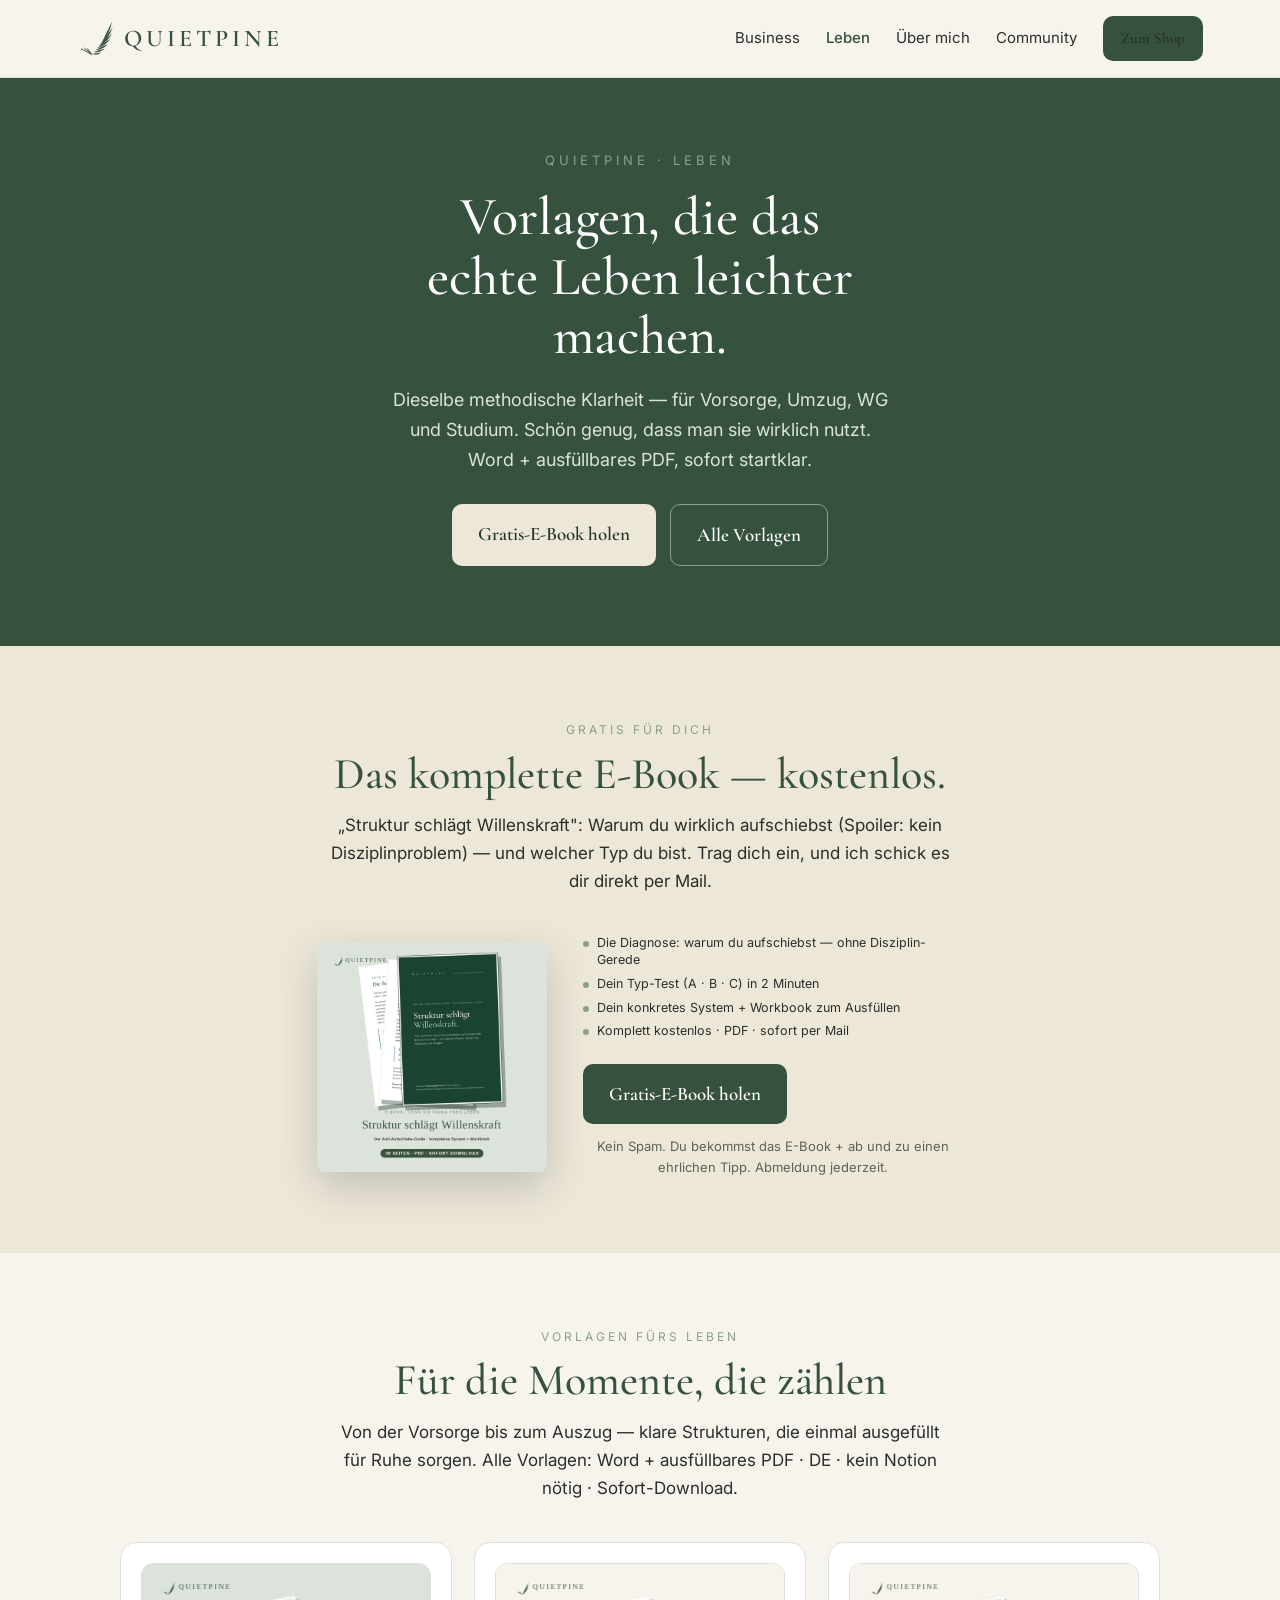
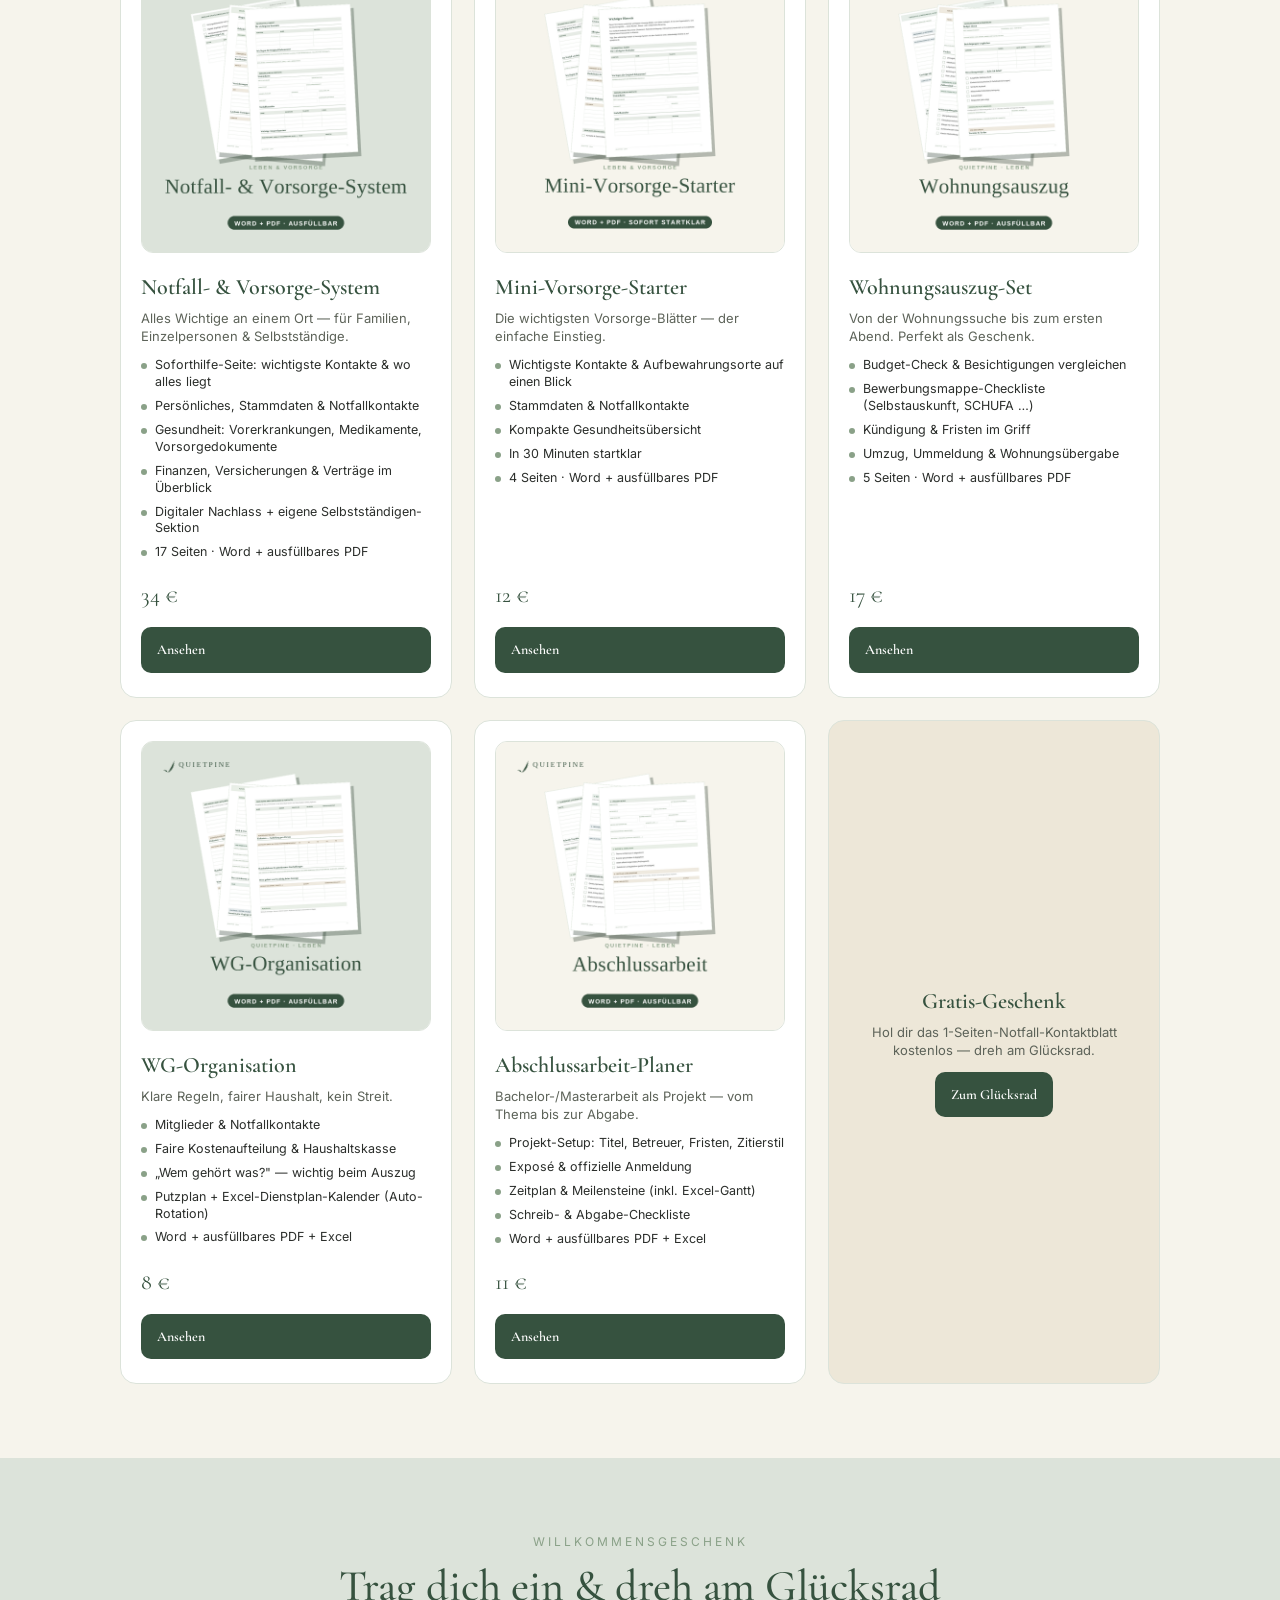
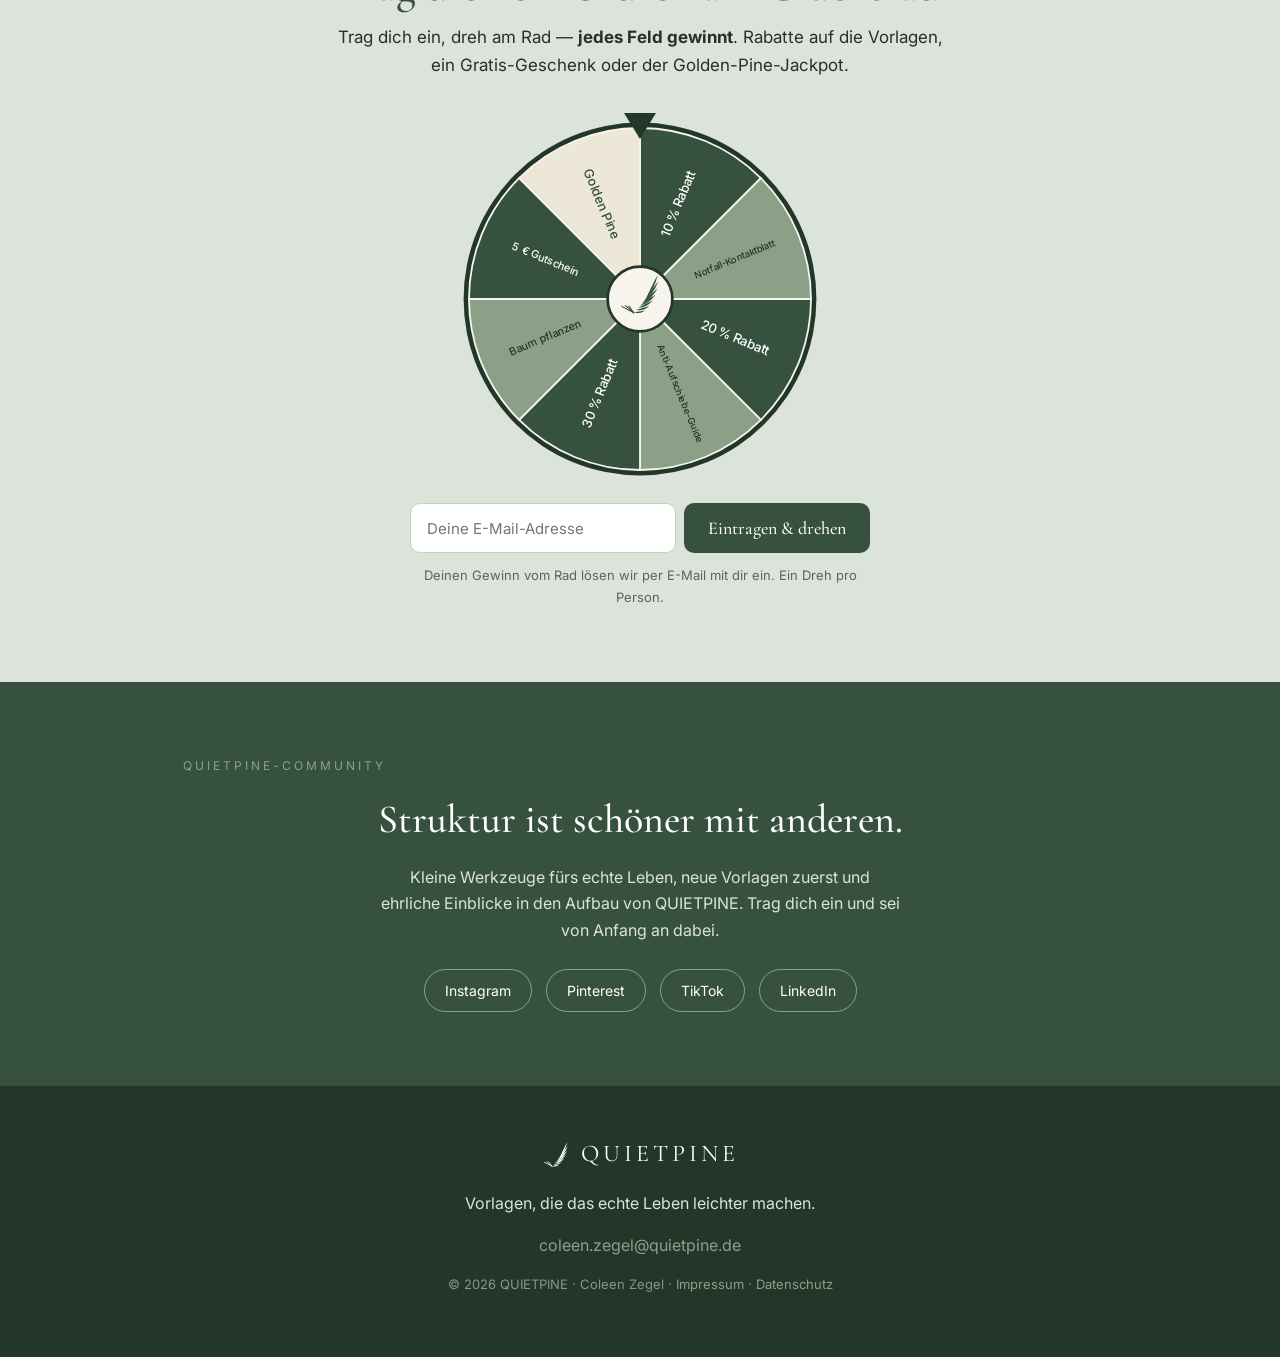
<file: leben.html>
<!DOCTYPE html>
<html lang="de">
<head>
<meta charset="utf-8">
<meta name="viewport" content="width=device-width, initial-scale=1">
<title>QUIETPINE Leben — Vorlagen, die das echte Leben leichter machen</title>
<meta name="description" content="Vorlagen für Vorsorge, Umzug, WG und Studium — von einer Prozessingenieurin. Schön genug, dass man sie wirklich nutzt. Word + ausfüllbares PDF.">
<link rel="preconnect" href="https://fonts.googleapis.com">
<link rel="preconnect" href="https://fonts.gstatic.com" crossorigin>
<link href="https://fonts.googleapis.com/css2?family=Cormorant+Garamond:wght@400;500;600&family=Inter:wght@400;500&display=swap" rel="stylesheet">
<link rel="stylesheet" href="styles.css">
</head>
<body>
<nav class="nav">
  <a class="brand" href="index.html"><svg aria-hidden="true" xmlns="http://www.w3.org/2000/svg" viewBox="0 0 100 100"><g transform="translate(-3.05,-22.42) scale(1.4593)"><path d="M 44.80 57.48 Q 57.37 44.03 62.33 21.53 Q 51.98 41.40 44.80 57.48 Z" fill="#36523F"/><path d="M 42.00 60.70 Q 55.84 51.18 63.16 31.58 Q 50.66 47.41 42.00 60.70 Z" fill="#36523F"/><path d="M 39.20 63.92 Q 53.29 58.24 62.22 41.69 Q 48.70 53.49 39.20 63.92 Z" fill="#36523F"/><path d="M 36.40 67.14 Q 49.70 64.66 59.34 51.08 Q 46.03 59.42 36.40 67.14 Z" fill="#36523F"/><path d="M 33.60 70.36 Q 45.46 70.58 55.17 59.84 Q 42.83 65.19 33.60 70.36 Z" fill="#36523F"/><path d="M 30.80 73.58 Q 40.71 75.88 49.93 67.73 Q 39.13 70.72 30.80 73.58 Z" fill="#36523F"/><path d="M 28.00 76.80 Q 35.70 80.44 43.80 74.30 Q 34.95 75.70 28.00 76.80 Z" fill="#36523F"/><path d="M 27.20 77.72 L 9.54 68.33" stroke="#36523F" stroke-width="1.6" stroke-linecap="round" fill="none"/><path d="M 27.20 77.72 L 15.12 67.22" stroke="#36523F" stroke-width="1.6" stroke-linecap="round" fill="none"/><path d="M 27.20 77.72 L 20.15 68.01" stroke="#36523F" stroke-width="1.6" stroke-linecap="round" fill="none"/></g></svg><span>QUIETPINE</span></a>
  <div class="links">
    <a href="business.html">Business</a>
    <a href="leben.html" class="active">Leben</a>
    <a href="index.html#story">Über mich</a>
    <a href="index.html#community">Community</a>
    <a class="btn btn-pine" href="https://quietpine.gumroad.com" target="_blank" rel="noopener" style="font-size:15px;padding:10px 18px">Zum Shop</a>
  </div>
</nav>

<header class="hero">
  <div class="hero-center">
    <p class="eyebrow">QUIETPINE · Leben</p>
    <h1>Vorlagen, die das echte Leben leichter machen.</h1>
    <p class="lead">Dieselbe methodische Klarheit — für Vorsorge, Umzug, WG und Studium. Schön genug, dass man sie wirklich nutzt. Word + ausfüllbares PDF, sofort startklar.</p>
    <div class="cta">
      <a class="btn btn-cream" href="#gratis-ebook">Gratis-E-Book holen</a>
      <a class="btn btn-ghost" href="#produkt" style="color:#fff;border-color:var(--sage)">Alle Vorlagen</a>
    </div>
  </div>
</header>

<section class="gift" id="gratis-ebook" style="background:var(--cream)">
  <div class="sec-h">
    <p class="eyebrow">Gratis für dich</p>
    <h2>Das komplette E-Book — kostenlos.</h2>
    <p>„Struktur schlägt Willenskraft": Warum du wirklich aufschiebst (Spoiler: kein Disziplinproblem) — und welcher Typ du bist. Trag dich ein, und ich schick es dir direkt per Mail.</p>
  </div>
  <div style="display:flex;gap:36px;align-items:center;justify-content:center;flex-wrap:wrap;max-width:880px;margin:0 auto;padding:0 24px">
    <img src="ebook-cover.png" alt="QUIETPINE E-Book — Struktur schlägt Willenskraft" style="width:230px;max-width:60vw;border-radius:8px;box-shadow:0 14px 40px rgba(35,54,42,.22)">
    <div style="max-width:380px">
      <ul class="lfeats">
        <li><span class="dot"></span>Die Diagnose: warum du aufschiebst — ohne Disziplin-Gerede</li>
        <li><span class="dot"></span>Dein Typ-Test (A · B · C) in 2 Minuten</li>
        <li><span class="dot"></span>Dein konkretes System + Workbook zum Ausfüllen</li>
        <li><span class="dot"></span>Komplett kostenlos · PDF · sofort per Mail</li>
      </ul>
      <a class="btn btn-pine" href="https://quietpine-gratis-guide.subscribepage.io" target="_blank" rel="noopener" style="margin-top:8px">Gratis-E-Book holen</a>
      <p class="hint" style="margin-top:12px">Kein Spam. Du bekommst das E-Book + ab und zu einen ehrlichen Tipp. Abmeldung jederzeit.</p>
    </div>
  </div>
</section>

<section class="product" id="produkt">
  <div class="sec-h">
    <p class="eyebrow">Vorlagen fürs Leben</p>
    <h2>Für die Momente, die zählen</h2>
    <p>Von der Vorsorge bis zum Auszug — klare Strukturen, die einmal ausgefüllt für Ruhe sorgen. Alle Vorlagen: Word + ausfüllbares PDF · DE · kein Notion nötig · Sofort-Download.</p>
  </div>
  <div class="lcards">
    <div class="lcard">
      <img src="leben-system.png" alt="Notfall- & Vorsorge-System">
      <h3>Notfall- & Vorsorge-System</h3>
      <p class="sub">Alles Wichtige an einem Ort — für Familien, Einzelpersonen & Selbstständige.</p>
      <ul class="lfeats">
        <li><span class="dot"></span>Soforthilfe-Seite: wichtigste Kontakte & wo alles liegt</li>
        <li><span class="dot"></span>Persönliches, Stammdaten & Notfallkontakte</li>
        <li><span class="dot"></span>Gesundheit: Vorerkrankungen, Medikamente, Vorsorgedokumente</li>
        <li><span class="dot"></span>Finanzen, Versicherungen & Verträge im Überblick</li>
        <li><span class="dot"></span>Digitaler Nachlass + eigene Selbstständigen-Sektion</li>
        <li><span class="dot"></span>17 Seiten · Word + ausfüllbares PDF</li>
      </ul>
      <div class="lprice">34 €</div>
      <a class="btn btn-pine" href="https://quietpine.gumroad.com" target="_blank" rel="noopener">Ansehen</a>
    </div>
    <div class="lcard">
      <img src="leben-mini.png" alt="Mini-Vorsorge-Starter">
      <h3>Mini-Vorsorge-Starter</h3>
      <p class="sub">Die wichtigsten Vorsorge-Blätter — der einfache Einstieg.</p>
      <ul class="lfeats">
        <li><span class="dot"></span>Wichtigste Kontakte & Aufbewahrungsorte auf einen Blick</li>
        <li><span class="dot"></span>Stammdaten & Notfallkontakte</li>
        <li><span class="dot"></span>Kompakte Gesundheitsübersicht</li>
        <li><span class="dot"></span>In 30 Minuten startklar</li>
        <li><span class="dot"></span>4 Seiten · Word + ausfüllbares PDF</li>
      </ul>
      <div class="lprice">12 €</div>
      <a class="btn btn-pine" href="https://quietpine.gumroad.com" target="_blank" rel="noopener">Ansehen</a>
    </div>
    <div class="lcard">
      <img src="leben-auszug.png" alt="Wohnungsauszug-Set">
      <h3>Wohnungsauszug-Set</h3>
      <p class="sub">Von der Wohnungssuche bis zum ersten Abend. Perfekt als Geschenk.</p>
      <ul class="lfeats">
        <li><span class="dot"></span>Budget-Check & Besichtigungen vergleichen</li>
        <li><span class="dot"></span>Bewerbungsmappe-Checkliste (Selbstauskunft, SCHUFA …)</li>
        <li><span class="dot"></span>Kündigung & Fristen im Griff</li>
        <li><span class="dot"></span>Umzug, Ummeldung & Wohnungsübergabe</li>
        <li><span class="dot"></span>5 Seiten · Word + ausfüllbares PDF</li>
      </ul>
      <div class="lprice">17 €</div>
      <a class="btn btn-pine" href="https://quietpine.gumroad.com" target="_blank" rel="noopener">Ansehen</a>
    </div>
    <div class="lcard">
      <img src="leben-wg.png" alt="WG-Organisation">
      <h3>WG-Organisation</h3>
      <p class="sub">Klare Regeln, fairer Haushalt, kein Streit.</p>
      <ul class="lfeats">
        <li><span class="dot"></span>Mitglieder & Notfallkontakte</li>
        <li><span class="dot"></span>Faire Kostenaufteilung & Haushaltskasse</li>
        <li><span class="dot"></span>„Wem gehört was?" — wichtig beim Auszug</li>
        <li><span class="dot"></span>Putzplan + Excel-Dienstplan-Kalender (Auto-Rotation)</li>
        <li><span class="dot"></span>Word + ausfüllbares PDF + Excel</li>
      </ul>
      <div class="lprice">8 €</div>
      <a class="btn btn-pine" href="https://quietpine.gumroad.com" target="_blank" rel="noopener">Ansehen</a>
    </div>
    <div class="lcard">
      <img src="leben-thesis.png" alt="Abschlussarbeit-Planer">
      <h3>Abschlussarbeit-Planer</h3>
      <p class="sub">Bachelor-/Masterarbeit als Projekt — vom Thema bis zur Abgabe.</p>
      <ul class="lfeats">
        <li><span class="dot"></span>Projekt-Setup: Titel, Betreuer, Fristen, Zitierstil</li>
        <li><span class="dot"></span>Exposé & offizielle Anmeldung</li>
        <li><span class="dot"></span>Zeitplan & Meilensteine (inkl. Excel-Gantt)</li>
        <li><span class="dot"></span>Schreib- & Abgabe-Checkliste</li>
        <li><span class="dot"></span>Word + ausfüllbares PDF + Excel</li>
      </ul>
      <div class="lprice">11 €</div>
      <a class="btn btn-pine" href="https://quietpine.gumroad.com" target="_blank" rel="noopener">Ansehen</a>
    </div>
    <div class="lcard" style="justify-content:center;align-items:center;text-align:center;background:var(--cream)">
      <h3>Gratis-Geschenk</h3>
      <p class="sub">Hol dir das 1-Seiten-Notfall-Kontaktblatt kostenlos — dreh am Glücksrad.</p>
      <a class="btn btn-pine" href="#geschenk">Zum Glücksrad</a>
    </div>
  </div>
</section>

<section class="gift" id="geschenk">
  <div class="sec-h">
    <p class="eyebrow">Willkommensgeschenk</p>
    <h2>Trag dich ein &amp; dreh am Glücksrad</h2>
    <p>Trag dich ein, dreh am Rad — <strong>jedes Feld gewinnt</strong>. Rabatte auf die Vorlagen, ein Gratis-Geschenk oder der Golden-Pine-Jackpot.</p>
  </div>
  <div class="wheelbox">
    <div class="pointer"></div>
    <svg xmlns="http://www.w3.org/2000/svg" viewBox="0 0 400 400"><g id="wheelRot" style="transform-origin:200px 200px"><circle cx="200" cy="200" r="196" fill="#23362A"/><path d="M 200 200 L 200.00 10.00 A 190 190 0 0 1 334.35 65.65 Z" fill="#36523F" stroke="#F6F4EC" stroke-width="2"/><text x="243.63" y="94.68" text-anchor="middle" dominant-baseline="middle" font-family="Inter, sans-serif" font-size="14.5" font-weight="500" fill="#FFFFFF" transform="rotate(-67.5,243.63,94.68)">10 % Rabatt</text><path d="M 200 200 L 334.35 65.65 A 190 190 0 0 1 390.00 200.00 Z" fill="#8AA188" stroke="#F6F4EC" stroke-width="2"/><text x="305.32" y="156.37" text-anchor="middle" dominant-baseline="middle" font-family="Inter, sans-serif" font-size="10.5" font-weight="500" fill="#23362A" transform="rotate(-22.5,305.32,156.37)">Notfall-Kontaktblatt</text><path d="M 200 200 L 390.00 200.00 A 190 190 0 0 1 334.35 334.35 Z" fill="#36523F" stroke="#F6F4EC" stroke-width="2"/><text x="305.32" y="243.63" text-anchor="middle" dominant-baseline="middle" font-family="Inter, sans-serif" font-size="14.5" font-weight="500" fill="#FFFFFF" transform="rotate(22.5,305.32,243.63)">20 % Rabatt</text><path d="M 200 200 L 334.35 334.35 A 190 190 0 0 1 200.00 390.00 Z" fill="#8AA188" stroke="#F6F4EC" stroke-width="2"/><text x="243.63" y="305.32" text-anchor="middle" dominant-baseline="middle" font-family="Inter, sans-serif" font-size="10.5" font-weight="500" fill="#23362A" transform="rotate(67.5,243.63,305.32)">Anti-Aufschiebe-Guide</text><path d="M 200 200 L 200.00 390.00 A 190 190 0 0 1 65.65 334.35 Z" fill="#36523F" stroke="#F6F4EC" stroke-width="2"/><text x="156.37" y="305.32" text-anchor="middle" dominant-baseline="middle" font-family="Inter, sans-serif" font-size="14.5" font-weight="500" fill="#FFFFFF" transform="rotate(292.5,156.37,305.32)">30 % Rabatt</text><path d="M 200 200 L 65.65 334.35 A 190 190 0 0 1 10.00 200.00 Z" fill="#8AA188" stroke="#F6F4EC" stroke-width="2"/><text x="94.68" y="243.63" text-anchor="middle" dominant-baseline="middle" font-family="Inter, sans-serif" font-size="12.0" font-weight="500" fill="#23362A" transform="rotate(337.5,94.68,243.63)">Baum pflanzen</text><path d="M 200 200 L 10.00 200.00 A 190 190 0 0 1 65.65 65.65 Z" fill="#36523F" stroke="#F6F4EC" stroke-width="2"/><text x="94.68" y="156.37" text-anchor="middle" dominant-baseline="middle" font-family="Inter, sans-serif" font-size="12.0" font-weight="500" fill="#FFFFFF" transform="rotate(382.5,94.68,156.37)">5 € Gutschein</text><path d="M 200 200 L 65.65 65.65 A 190 190 0 0 1 200.00 10.00 Z" fill="#EDE7D8" stroke="#F6F4EC" stroke-width="2"/><text x="156.37" y="94.68" text-anchor="middle" dominant-baseline="middle" font-family="Inter, sans-serif" font-size="14.5" font-weight="500" fill="#36523F" transform="rotate(427.5,156.37,94.68)">Golden Pine</text><circle cx="200" cy="200" r="36" fill="#F6F4EC" stroke="#23362A" stroke-width="3"/><g transform="translate(174,168) scale(0.52)"><g transform="translate(-3.05,-22.42) scale(1.4593)"><path d="M 44.80 57.48 Q 57.37 44.03 62.33 21.53 Q 51.98 41.40 44.80 57.48 Z" fill="#36523F"/><path d="M 42.00 60.70 Q 55.84 51.18 63.16 31.58 Q 50.66 47.41 42.00 60.70 Z" fill="#36523F"/><path d="M 39.20 63.92 Q 53.29 58.24 62.22 41.69 Q 48.70 53.49 39.20 63.92 Z" fill="#36523F"/><path d="M 36.40 67.14 Q 49.70 64.66 59.34 51.08 Q 46.03 59.42 36.40 67.14 Z" fill="#36523F"/><path d="M 33.60 70.36 Q 45.46 70.58 55.17 59.84 Q 42.83 65.19 33.60 70.36 Z" fill="#36523F"/><path d="M 30.80 73.58 Q 40.71 75.88 49.93 67.73 Q 39.13 70.72 30.80 73.58 Z" fill="#36523F"/><path d="M 28.00 76.80 Q 35.70 80.44 43.80 74.30 Q 34.95 75.70 28.00 76.80 Z" fill="#36523F"/><path d="M 27.20 77.72 L 9.54 68.33" stroke="#36523F" stroke-width="1.6" stroke-linecap="round" fill="none"/><path d="M 27.20 77.72 L 15.12 67.22" stroke="#36523F" stroke-width="1.6" stroke-linecap="round" fill="none"/><path d="M 27.20 77.72 L 20.15 68.01" stroke="#36523F" stroke-width="1.6" stroke-linecap="round" fill="none"/></g></g></g></svg>
  </div>
  <form class="form" id="form" name="gluecksrad-leben" method="POST" data-netlify="true" netlify-honeypot="bot-field">
    <input type="hidden" name="form-name" value="gluecksrad-leben">
    <input type="hidden" name="gewinn" id="gewinn">
    <input type="hidden" name="welt" value="Leben">
    <p style="display:none"><label>Bitte leer lassen: <input name="bot-field"></label></p>
    <input type="email" id="email" name="email" placeholder="Deine E-Mail-Adresse" aria-label="E-Mail" required>
    <button type="button" id="spinBtn">Eintragen &amp; drehen</button>
  </form>
  <p class="hint">Deinen Gewinn vom Rad lösen wir per E-Mail mit dir ein. Ein Dreh pro Person.</p>
  <div class="result" id="result">
    <p class="won">Dein Gewinn</p>
    <h3 id="prizeTitle"></h3>
    <p id="prizeDetail"></p>
    <a class="btn btn-cream" href="Freebie_Notfall-Kontaktblatt_DE.pdf" download style="margin-top:16px">Notfall-Kontaktblatt herunterladen</a>
    <p class="bonus">Deinen Gewinn lösen wir per E-Mail mit dir ein.</p>
  </div>
</section>

<section class="community">
  <p class="eyebrow">QUIETPINE-Community</p>
  <h2>Struktur ist schöner mit anderen.</h2>
  <p>Kleine Werkzeuge fürs echte Leben, neue Vorlagen zuerst und ehrliche Einblicke in den Aufbau von QUIETPINE. Trag dich ein und sei von Anfang an dabei.</p>
  <div class="socials">
    <a href="https://www.instagram.com/" target="_blank" rel="noopener">Instagram</a>
    <a href="https://www.pinterest.com/" target="_blank" rel="noopener">Pinterest</a>
    <a href="https://www.tiktok.com/" target="_blank" rel="noopener">TikTok</a>
    <a href="https://www.linkedin.com/" target="_blank" rel="noopener">LinkedIn</a>
  </div>
</section>

<footer class="footer">
  <div class="fb"><svg aria-hidden="true" xmlns="http://www.w3.org/2000/svg" viewBox="0 0 100 100"><g transform="translate(-3.05,-22.42) scale(1.4593)"><path d="M 44.80 57.48 Q 57.37 44.03 62.33 21.53 Q 51.98 41.40 44.80 57.48 Z" fill="#FFFFFF"/><path d="M 42.00 60.70 Q 55.84 51.18 63.16 31.58 Q 50.66 47.41 42.00 60.70 Z" fill="#FFFFFF"/><path d="M 39.20 63.92 Q 53.29 58.24 62.22 41.69 Q 48.70 53.49 39.20 63.92 Z" fill="#FFFFFF"/><path d="M 36.40 67.14 Q 49.70 64.66 59.34 51.08 Q 46.03 59.42 36.40 67.14 Z" fill="#FFFFFF"/><path d="M 33.60 70.36 Q 45.46 70.58 55.17 59.84 Q 42.83 65.19 33.60 70.36 Z" fill="#FFFFFF"/><path d="M 30.80 73.58 Q 40.71 75.88 49.93 67.73 Q 39.13 70.72 30.80 73.58 Z" fill="#FFFFFF"/><path d="M 28.00 76.80 Q 35.70 80.44 43.80 74.30 Q 34.95 75.70 28.00 76.80 Z" fill="#FFFFFF"/><path d="M 27.20 77.72 L 9.54 68.33" stroke="#FFFFFF" stroke-width="1.6" stroke-linecap="round" fill="none"/><path d="M 27.20 77.72 L 15.12 67.22" stroke="#FFFFFF" stroke-width="1.6" stroke-linecap="round" fill="none"/><path d="M 27.20 77.72 L 20.15 68.01" stroke="#FFFFFF" stroke-width="1.6" stroke-linecap="round" fill="none"/></g></svg><span>QUIETPINE</span></div>
  <p>Vorlagen, die das echte Leben leichter machen.</p>
  <p><a href="mailto:coleen.zegel@quietpine.de">coleen.zegel@quietpine.de</a></p>
  <p class="small">© 2026 QUIETPINE · Coleen Zegel · <a href="impressum.html">Impressum</a> · <a href="datenschutz.html">Datenschutz</a></p>
</footer>

<script src="site.js"></script>
<script>
const PRIZES=[
 {title:"10 % Rabatt im Shop",detail:"10 % auf alle QUIETPINE-Produkte. Deinen Code bekommst du per Mail.",w:20},
 {title:"Notfall-Kontaktblatt · Sofort-Download",detail:"Das 1-Seiten-Notfallblatt — gleich unten herunterladen.",w:16},
 {title:"20 % Rabatt im Shop",detail:"20 % auf alle QUIETPINE-Produkte. Deinen Code bekommst du per Mail.",w:16},
 {title:"E-Book Anti-Aufschiebe-Guide",detail:"Struktur schlägt Willenskraft (Teil 1: Diagnose) gratis als PDF — per Mail.",w:12},
 {title:"30 % Rabatt im Shop",detail:"30 % auf alle QUIETPINE-Produkte. Deinen Code bekommst du per Mail.",w:10},
 {title:"Wir pflanzen einen Baum",detail:"Ein echter Baum in deinem Namen — Bestätigung per Mail.",w:10},
 {title:"5 € Gutschein",detail:"5 € Rabatt ab 19 € Bestellwert. Deinen Code bekommst du per Mail.",w:14},
 {title:"Jackpot — Golden Pine!",detail:"Freie Wahl: ein beliebiges QUIETPINE-Produkt gratis (Wert bis 99 €). Wir melden uns per Mail.",w:2}
];
const N=PRIZES.length,SEG=360/N;let spun=false;
function pick(){const t=PRIZES.reduce((a,p)=>a+p.w,0);let x=Math.random()*t;for(let i=0;i<N;i++){x-=PRIZES[i].w;if(x<0)return i;}return N-1;}
document.getElementById('spinBtn').addEventListener('click',function(){
 if(spun)return;var em=document.getElementById('email').value.trim();
 if(!/^\S+@\S+\.\S+$/.test(em)){document.getElementById('email').focus();return;}
 spun=true;var b=document.getElementById('spinBtn');b.disabled=true;b.textContent="Dreht …";
 var i=pick();
 document.getElementById('gewinn').value=PRIZES[i].title;
 var data=new URLSearchParams();data.append('form-name','gluecksrad-leben');data.append('email',em);data.append('gewinn',PRIZES[i].title);data.append('welt','Leben');
 fetch('/',{method:'POST',headers:{'Content-Type':'application/x-www-form-urlencoded'},body:data.toString()}).catch(function(){});
 var center=i*SEG+SEG/2;var jit=(Math.random()*2-1)*(SEG/2-6);
 var deg=360*6+(360-center)+jit;
 document.getElementById('wheelRot').style.transform='rotate('+deg+'deg)';
 setTimeout(function(){
   document.getElementById('prizeTitle').textContent=PRIZES[i].title;
   document.getElementById('prizeDetail').textContent=PRIZES[i].detail;
   document.getElementById('form').style.display='none';
   document.getElementById('result').style.display='block';
   document.getElementById('result').scrollIntoView({behavior:'smooth',block:'center'});
 },5200);
});
</script>
</body>
</html>
</file>
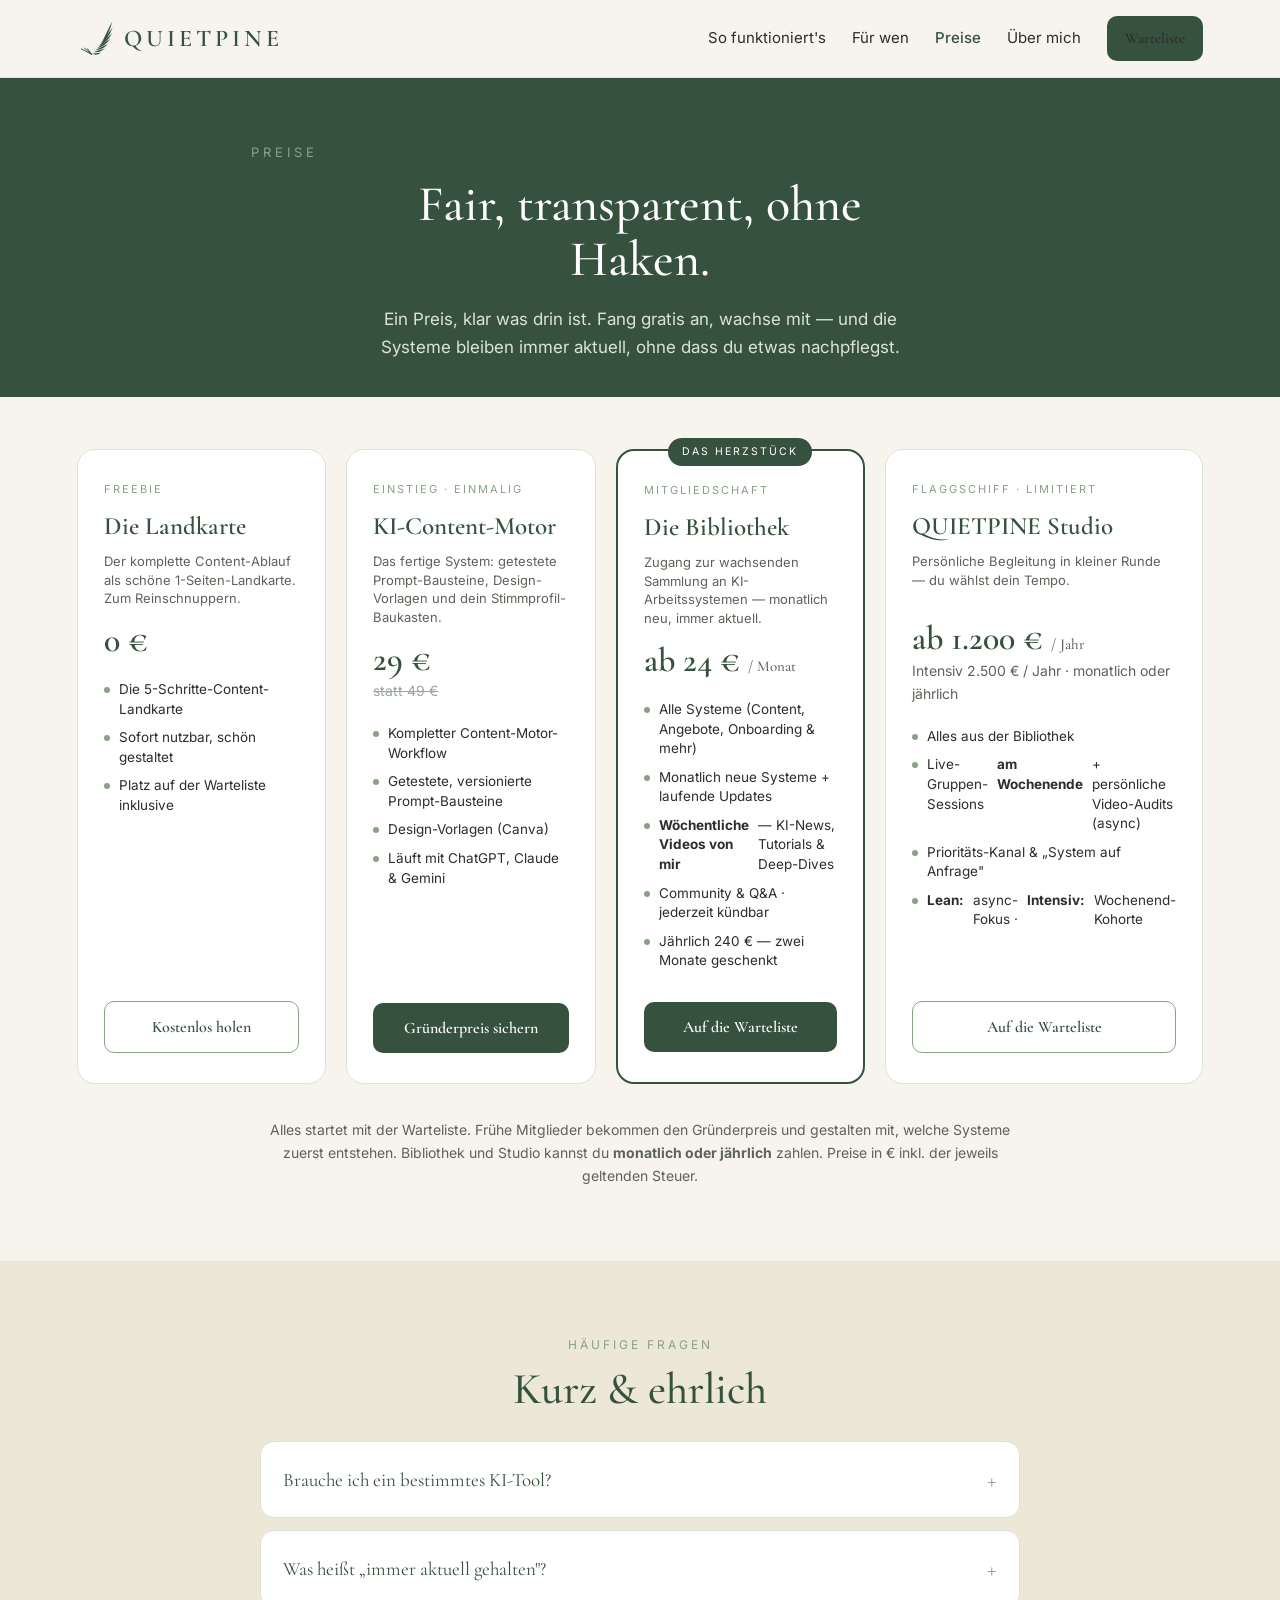
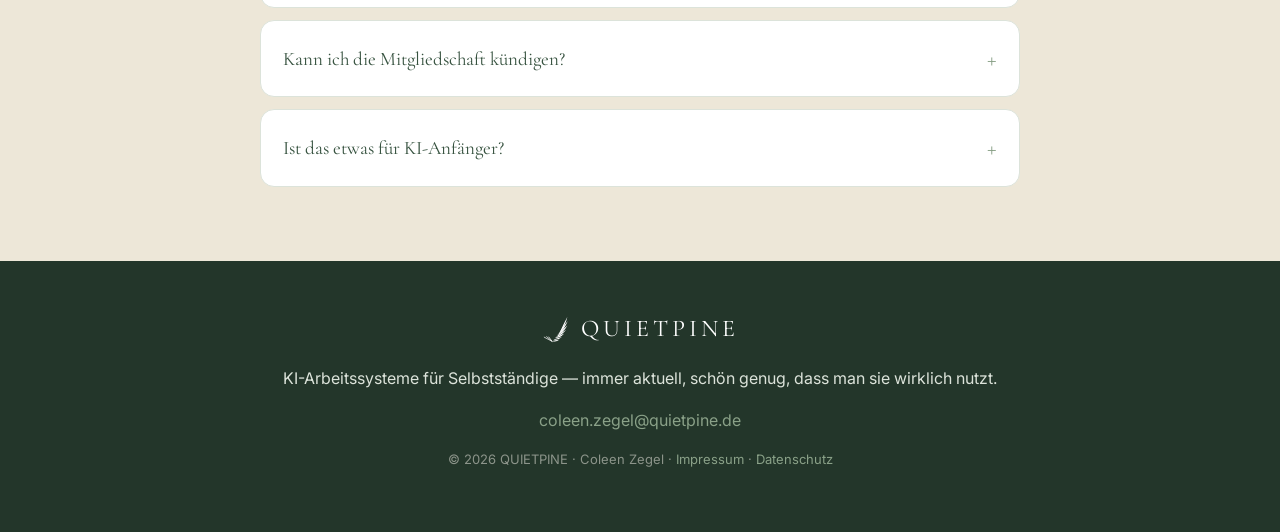
<file: preise.html>
<!DOCTYPE html>
<html lang="de">
<head>
<meta charset="utf-8">
<meta name="viewport" content="width=device-width, initial-scale=1">
<title>QUIETPINE — Preise</title>
<meta name="description" content="Preise für QUIETPINE: die Content-Landkarte gratis, der KI-Content-Motor zum Gründerpreis, die immer aktuelle Systeme-Bibliothek und der System-Sprint.">
<link rel="preconnect" href="https://fonts.googleapis.com">
<link rel="preconnect" href="https://fonts.gstatic.com" crossorigin>
<link href="https://fonts.googleapis.com/css2?family=Cormorant+Garamond:wght@400;500;600&family=Inter:wght@400;500&display=swap" rel="stylesheet">
<link rel="stylesheet" href="styles.css">
<link rel="stylesheet" href="enhance.css">
<!-- MailerLite Universal -->
<script>
(function(w,d,e,u,f,l,n){w[f]=w[f]||function(){(w[f].q=w[f].q||[]).push(arguments);},l=d.createElement(e),l.async=1,l.src=u,
n=d.getElementsByTagName(e)[0],n.parentNode.insertBefore(l,n);})
(window,document,'script','https://assets.mailerlite.com/js/universal.js','ml');
ml('account', '2393976');
</script>
<!-- End MailerLite Universal -->
</head>
<body>
<nav class="nav">
  <a class="brand" href="index.html"><svg aria-hidden="true" xmlns="http://www.w3.org/2000/svg" viewBox="0 0 100 100"><g transform="translate(-3.05,-22.42) scale(1.4593)"><path d="M 44.80 57.48 Q 57.37 44.03 62.33 21.53 Q 51.98 41.40 44.80 57.48 Z" fill="#36523F"/><path d="M 42.00 60.70 Q 55.84 51.18 63.16 31.58 Q 50.66 47.41 42.00 60.70 Z" fill="#36523F"/><path d="M 39.20 63.92 Q 53.29 58.24 62.22 41.69 Q 48.70 53.49 39.20 63.92 Z" fill="#36523F"/><path d="M 36.40 67.14 Q 49.70 64.66 59.34 51.08 Q 46.03 59.42 36.40 67.14 Z" fill="#36523F"/><path d="M 33.60 70.36 Q 45.46 70.58 55.17 59.84 Q 42.83 65.19 33.60 70.36 Z" fill="#36523F"/><path d="M 30.80 73.58 Q 40.71 75.88 49.93 67.73 Q 39.13 70.72 30.80 73.58 Z" fill="#36523F"/><path d="M 28.00 76.80 Q 35.70 80.44 43.80 74.30 Q 34.95 75.70 28.00 76.80 Z" fill="#36523F"/><path d="M 27.20 77.72 L 9.54 68.33" stroke="#36523F" stroke-width="1.6" stroke-linecap="round" fill="none"/><path d="M 27.20 77.72 L 15.12 67.22" stroke="#36523F" stroke-width="1.6" stroke-linecap="round" fill="none"/><path d="M 27.20 77.72 L 20.15 68.01" stroke="#36523F" stroke-width="1.6" stroke-linecap="round" fill="none"/></g></svg><span>QUIETPINE</span></a>
  <div class="links">
    <a href="index.html#how">So funktioniert's</a>
    <a href="index.html#fuerwen">Für wen</a>
    <a href="preise.html" class="active">Preise</a>
    <a href="index.html#story">Über mich</a>
    <a class="btn btn-pine" href="index.html#warteliste" style="font-size:15px;padding:10px 18px">Warteliste</a>
  </div>
</nav>

<header class="psub">
  <p class="eyebrow">Preise</p>
  <h1>Fair, transparent, ohne Haken.</h1>
  <p>Ein Preis, klar was drin ist. Fang gratis an, wachse mit — und die Systeme bleiben immer aktuell, ohne dass du etwas nachpflegst.</p>
</header>

<section class="pricing">
  <div class="ptiers">
    <div class="ptier reveal d1">
      <p class="ptag">Freebie</p>
      <h3>Die Landkarte</h3>
      <p class="pdesc">Der komplette Content-Ablauf als schöne 1-Seiten-Landkarte. Zum Reinschnuppern.</p>
      <div class="price">0&nbsp;€</div>
      <div class="pspace"></div>
      <ul>
        <li><span class="dot"></span>Die 5-Schritte-Content-Landkarte</li>
        <li><span class="dot"></span>Sofort nutzbar, schön gestaltet</li>
        <li><span class="dot"></span>Platz auf der Warteliste inklusive</li>
      </ul>
      <a class="btn btn-ghost" href="index.html#warteliste">Kostenlos holen</a>
    </div>

    <div class="ptier reveal d2">
      <p class="ptag">Einstieg · einmalig</p>
      <h3>KI-Content-Motor</h3>
      <p class="pdesc">Das fertige System: getestete Prompt-Bausteine, Design-Vorlagen und dein Stimmprofil-Baukasten.</p>
      <div class="price">29&nbsp;€</div>
      <div class="old">statt 49 €</div>
      <div class="pspace"></div>
      <ul>
        <li><span class="dot"></span>Kompletter Content-Motor-Workflow</li>
        <li><span class="dot"></span>Getestete, versionierte Prompt-Bausteine</li>
        <li><span class="dot"></span>Design-Vorlagen (Canva)</li>
        <li><span class="dot"></span>Läuft mit ChatGPT, Claude &amp; Gemini</li>
      </ul>
      <a class="btn btn-pine" href="index.html#warteliste">Gründerpreis sichern</a>
    </div>

    <div class="ptier feat reveal d3">
      <p class="ptag">Mitgliedschaft</p>
      <h3>Die Bibliothek</h3>
      <p class="pdesc">Zugang zur wachsenden Sammlung an KI-Arbeitssystemen — monatlich neu, immer aktuell.</p>
      <div class="price">ab 24&nbsp;€ <small>/ Monat</small></div>
      <div class="pspace"></div>
      <ul>
        <li><span class="dot"></span>Alle Systeme (Content, Angebote, Onboarding &amp; mehr)</li>
        <li><span class="dot"></span>Monatlich neue Systeme + laufende Updates</li>
        <li><span class="dot"></span><strong>Wöchentliche Videos von mir</strong> — KI-News, Tutorials &amp; Deep-Dives</li>
        <li><span class="dot"></span>Community &amp; Q&amp;A · jederzeit kündbar</li>
        <li><span class="dot"></span>Jährlich 240 € — zwei Monate geschenkt</li>
      </ul>
      <a class="btn btn-pine" href="index.html#warteliste">Auf die Warteliste</a>
    </div>

    <div class="ptier reveal d4">
      <p class="ptag">Flaggschiff · limitiert</p>
      <h3>QUIETPINE Studio</h3>
      <p class="pdesc">Persönliche Begleitung in kleiner Runde — du wählst dein Tempo.</p>
      <div class="price">ab 1.200&nbsp;€ <small>/ Jahr</small></div>
      <div style="font-size:14px;color:#5d6359;margin-top:3px">Intensiv 2.500 € / Jahr · monatlich oder jährlich</div>
      <div class="pspace"></div>
      <ul>
        <li><span class="dot"></span>Alles aus der Bibliothek</li>
        <li><span class="dot"></span>Live-Gruppen-Sessions <strong>am Wochenende</strong> + persönliche Video-Audits (async)</li>
        <li><span class="dot"></span>Prioritäts-Kanal &amp; „System auf Anfrage"</li>
        <li><span class="dot"></span><strong>Lean:</strong> async-Fokus &middot; <strong>Intensiv:</strong> Wochenend-Kohorte</li>
      </ul>
      <a class="btn btn-ghost" href="index.html#warteliste">Auf die Warteliste</a>
    </div>
  </div>
  <p class="pnote">Alles startet mit der Warteliste. Frühe Mitglieder bekommen den Gründerpreis und gestalten mit, welche Systeme zuerst entstehen. Bibliothek und Studio kannst du <strong>monatlich oder jährlich</strong> zahlen. Preise in € inkl. der jeweils geltenden Steuer.</p>
</section>

<section class="pfaq">
  <div class="sec-h reveal">
    <p class="eyebrow">Häufige Fragen</p>
    <h2>Kurz & ehrlich</h2>
  </div>
  <div class="faqs">
    <details class="faq reveal"><summary>Brauche ich ein bestimmtes KI-Tool?</summary><p>Nein. Die Systeme sind tool-agnostisch und laufen mit dem KI-Tool, das du ohnehin nutzt — ChatGPT, Claude oder Gemini. Du zahlst keine zusätzliche KI-Gebühr an mich.</p></details>
    <details class="faq reveal"><summary>Was heißt „immer aktuell gehalten"?</summary><p>KI ändert sich ständig. Ich pflege die Systeme zentral — wenn sich ein Tool oder Modell ändert, ist deine Vorlage schon angepasst. Du musst nichts ausräumen oder nachbauen.</p></details>
    <details class="faq reveal"><summary>Kann ich die Mitgliedschaft kündigen?</summary><p>Jederzeit, mit einem Klick. Kein Mindestzeitraum, keine versteckten Verlängerungen. Genau die Abo-Fallen, die andere aufstellen, gibt es hier nicht.</p></details>
    <details class="faq reveal"><summary>Ist das etwas für KI-Anfänger?</summary><p>Ehrlich: eher nicht. QUIETPINE ist für Selbstständige, die KI schon nutzen, aber im Tool-Chaos feststecken und ein System wollen, das sitzt.</p></details>
  </div>
</section>

<footer class="footer">
  <div class="fb"><svg aria-hidden="true" xmlns="http://www.w3.org/2000/svg" viewBox="0 0 100 100"><g transform="translate(-3.05,-22.42) scale(1.4593)"><path d="M 44.80 57.48 Q 57.37 44.03 62.33 21.53 Q 51.98 41.40 44.80 57.48 Z" fill="#FFFFFF"/><path d="M 42.00 60.70 Q 55.84 51.18 63.16 31.58 Q 50.66 47.41 42.00 60.70 Z" fill="#FFFFFF"/><path d="M 39.20 63.92 Q 53.29 58.24 62.22 41.69 Q 48.70 53.49 39.20 63.92 Z" fill="#FFFFFF"/><path d="M 36.40 67.14 Q 49.70 64.66 59.34 51.08 Q 46.03 59.42 36.40 67.14 Z" fill="#FFFFFF"/><path d="M 33.60 70.36 Q 45.46 70.58 55.17 59.84 Q 42.83 65.19 33.60 70.36 Z" fill="#FFFFFF"/><path d="M 30.80 73.58 Q 40.71 75.88 49.93 67.73 Q 39.13 70.72 30.80 73.58 Z" fill="#FFFFFF"/><path d="M 28.00 76.80 Q 35.70 80.44 43.80 74.30 Q 34.95 75.70 28.00 76.80 Z" fill="#FFFFFF"/><path d="M 27.20 77.72 L 9.54 68.33" stroke="#FFFFFF" stroke-width="1.6" stroke-linecap="round" fill="none"/><path d="M 27.20 77.72 L 15.12 67.22" stroke="#FFFFFF" stroke-width="1.6" stroke-linecap="round" fill="none"/><path d="M 27.20 77.72 L 20.15 68.01" stroke="#FFFFFF" stroke-width="1.6" stroke-linecap="round" fill="none"/></g></svg><span>QUIETPINE</span></div>
  <p>KI-Arbeitssysteme für Selbstständige — immer aktuell, schön genug, dass man sie wirklich nutzt.</p>
  <p><a href="mailto:coleen.zegel@quietpine.de">coleen.zegel@quietpine.de</a></p>
  <p class="small">© 2026 QUIETPINE · Coleen Zegel · <a href="impressum.html">Impressum</a> · <a href="datenschutz.html">Datenschutz</a></p>
</footer>
<script src="enhance.js"></script>
</body>
</html>
</file>
<file: styles.css>
:root{--pine:#36523F;--deep:#23362A;--sage:#8AA188;--mist:#DCE3DA;--paper:#F6F4EC;--cream:#EDE7D8;--ink:#2B2E2B;
      --serif:'Cormorant Garamond',Georgia,serif;--sans:'Inter',system-ui,sans-serif;}
*{box-sizing:border-box}
html{scroll-behavior:smooth}
body{margin:0;font-family:var(--sans);color:var(--ink);background:var(--paper);line-height:1.65}
a{color:inherit}
.btn{display:inline-block;border:none;border-radius:10px;padding:14px 26px;font-family:var(--serif);
     font-size:19px;font-weight:600;cursor:pointer;text-decoration:none;transition:.15s}
.btn-pine{background:var(--pine);color:#fff}.btn-pine:hover{background:var(--deep)}
.btn-cream{background:var(--cream);color:var(--deep)}.btn-cream:hover{background:#fff}
.btn-ghost{background:transparent;border:1.5px solid var(--sage);color:var(--pine)}.btn-ghost:hover{background:var(--mist)}

.nav{display:flex;align-items:center;justify-content:space-between;padding:16px 6vw;background:var(--paper);
     position:sticky;top:0;z-index:10;border-bottom:1px solid var(--mist)}
.brand{display:flex;align-items:center;gap:7px;text-decoration:none}
.brand svg{width:40px;height:40px}
.brand span{font-family:var(--serif);font-size:24px;font-weight:600;letter-spacing:4px;color:var(--pine)}
.nav .links{display:flex;align-items:center;gap:26px;font-size:15px}
.nav .links a{text-decoration:none;color:var(--ink)}
.nav .links a:hover{color:var(--pine)}
.nav .links a.active{color:var(--pine);font-weight:500}
@media(max-width:760px){.nav .links a:not(.btn){display:none}}

.hero{background:var(--pine);color:#fff;padding:72px 6vw 80px}
.hero-split{display:grid;grid-template-columns:1.55fr 1fr;gap:46px;align-items:center;max-width:1000px;margin:0 auto}
.hero .eyebrow{font-size:13px;letter-spacing:4px;text-transform:uppercase;color:var(--sage);margin:0 0 16px}
.hero h1{font-family:var(--serif);font-weight:500;font-size:clamp(34px,5vw,54px);line-height:1.1;margin:0;max-width:18ch}
.hero p.lead{font-size:18px;color:var(--mist);max-width:46ch;margin:20px 0 30px}
.hero .cta{display:flex;gap:14px;flex-wrap:wrap}
.herome{display:flex;flex-direction:column;align-items:center;gap:10px;text-align:center}
.avatar{width:140px;height:140px;border-radius:50%;background:var(--sage);display:flex;align-items:center;justify-content:center;
        font-family:var(--serif);font-size:64px;font-weight:500;color:var(--deep);overflow:hidden}
.avatar img{width:100%;height:100%;object-fit:cover}
.herome .who{font-family:var(--serif);font-size:24px;color:#fff;margin:2px 0 0}
.herome .role{font-size:13px;letter-spacing:1px;color:var(--sage)}
.hero-center{max-width:760px;margin:0 auto;text-align:center}
.hero-center h1{margin:0 auto}
.hero-center p.lead{margin:20px auto 30px}
.hero-center .cta{justify-content:center}
@media(max-width:760px){.hero{padding:54px 6vw 60px}.hero-split{grid-template-columns:1fr;text-align:center;gap:30px}
  .hero h1{margin:0 auto}.hero p.lead{margin:18px auto 26px}.hero .cta{justify-content:center}.herome{order:-1}}

section{padding:74px 6vw}
.sec-h{text-align:center;max-width:62ch;margin:0 auto 40px}
.sec-h .eyebrow{font-size:12px;letter-spacing:3px;text-transform:uppercase;color:var(--sage);margin:0 0 10px}
.sec-h h2{font-family:var(--serif);font-weight:500;font-size:clamp(30px,4vw,44px);color:var(--pine);margin:0 0 12px;line-height:1.12}
.sec-h p{font-size:17px;color:var(--ink);margin:0}

.worlds{display:grid;grid-template-columns:1fr 1fr;gap:24px;max-width:940px;margin:0 auto}
@media(max-width:720px){.worlds{grid-template-columns:1fr}}
.wcard{border-radius:20px;padding:38px 34px 32px;display:flex;flex-direction:column;min-height:300px;text-decoration:none;transition:.15s;border:1px solid transparent}
.wcard:hover{transform:translateY(-3px)}
.wcard.biz{background:var(--pine);color:#fff}
.wcard.leb{background:var(--cream);color:var(--ink);border-color:var(--mist)}
.wcard .wtag{font-size:11px;letter-spacing:2px;text-transform:uppercase;color:var(--sage);margin:0 0 10px}
.wcard h3{font-family:var(--serif);font-weight:600;font-size:30px;margin:0 0 8px}
.wcard.biz h3{color:#fff}.wcard.leb h3{color:var(--pine)}
.wcard .wsub{font-size:15px;margin:0 0 18px;line-height:1.5}
.wcard.biz .wsub{color:var(--mist)}.wcard.leb .wsub{color:#5d6359}
.wcard ul{list-style:none;padding:0;margin:0 0 22px;flex:1}
.wcard li{display:flex;gap:9px;align-items:flex-start;font-size:14px;margin-bottom:8px;line-height:1.4}
.wcard li .dot{width:7px;height:7px;border-radius:50%;background:var(--sage);margin-top:7px;flex-shrink:0}
.wcard .go{font-family:var(--serif);font-weight:600;font-size:18px;align-self:flex-start;border-radius:10px;padding:11px 20px}
.wcard.biz .go{background:var(--cream);color:var(--deep)}
.wcard.leb .go{background:var(--pine);color:#fff}

.gift{background:var(--mist)}
.wheelbox{position:relative;width:360px;max-width:86vw;margin:0 auto}
.wheelbox svg{width:100%;height:auto;display:block}
#wheelRot{transition:transform 5s cubic-bezier(.16,.84,.3,1)}
.pointer{position:absolute;top:-6px;left:50%;transform:translateX(-50%);width:0;height:0;
         border-left:16px solid transparent;border-right:16px solid transparent;border-top:26px solid var(--deep);z-index:3}
.form{margin:24px auto 0;max-width:460px;display:flex;gap:8px;flex-wrap:wrap;justify-content:center}
.form input{flex:1;min-width:220px;border:1.5px solid #c8cfc4;border-radius:10px;padding:14px 16px;font-family:var(--sans);font-size:15px;background:#fff;color:var(--ink)}
.form input:focus{outline:none;border-color:var(--pine)}
.form button{background:var(--pine);color:#fff;border:none;border-radius:10px;padding:14px 24px;font-family:var(--serif);font-size:18px;font-weight:500;cursor:pointer}
.form button:disabled{background:var(--sage);opacity:.6;cursor:not-allowed}
.hint{text-align:center;font-size:13px;color:#5d6359;margin:12px auto 0;max-width:440px}
.result{display:none;max-width:460px;margin:24px auto 0;background:var(--pine);border-radius:14px;padding:26px;color:#fff;text-align:center}
.result .won{font-size:13px;letter-spacing:2px;text-transform:uppercase;color:var(--sage);margin:0 0 6px}
.result h3{font-family:var(--serif);font-weight:600;font-size:28px;margin:0 0 8px;color:#fff}
.result p{font-size:15px;color:var(--mist);margin:0 0 6px}
.result .bonus{font-size:13px;color:var(--sage);margin-top:10px}

.story{background:var(--cream)}
.story-in{max-width:720px;margin:0 auto;text-align:center}
.story-in .eyebrow{font-size:12px;letter-spacing:3px;text-transform:uppercase;color:var(--sage);margin:0 0 14px}
.story-in .q{font-family:var(--serif);font-weight:500;font-size:clamp(24px,3.4vw,34px);color:var(--pine);line-height:1.22;margin:0 0 22px}
.story-in p{font-size:16px;color:var(--ink);margin:0 0 14px}
.story-in .sig{font-family:var(--serif);font-size:20px;color:var(--pine);margin-top:8px}
.story-in .more{display:inline-block;margin-top:18px;font-size:14px;color:var(--pine);text-decoration:underline}

.product{background:var(--paper)}
.bundles{display:grid;grid-template-columns:1fr 1fr;gap:24px;max-width:920px;margin:0 auto}
@media(max-width:720px){.bundles{grid-template-columns:1fr}}
.bcard{background:#fff;border:1px solid var(--mist);border-radius:18px;padding:32px 30px;display:flex;flex-direction:column}
.bcard.featured{border:2px solid var(--sage)}
.bcard img{width:100%;aspect-ratio:16/9;object-fit:cover;background:var(--paper);border-radius:12px;border:1px solid var(--mist);margin:0 0 20px;display:block;cursor:zoom-in}

.lightbox{position:fixed;inset:0;background:rgba(35,54,42,.88);display:none;align-items:center;justify-content:center;padding:24px;z-index:100;cursor:zoom-out}
.lightbox.open{display:flex}
.lightbox img{max-width:92vw;max-height:90vh;border-radius:12px;box-shadow:0 24px 70px rgba(0,0,0,.45);cursor:default}
.lightbox .lbx{position:absolute;top:16px;right:22px;width:44px;height:44px;border:none;background:transparent;color:#fff;font-size:34px;line-height:1;cursor:pointer}
.lightbox .lbx:hover{color:var(--cream)}
.bcard .badge{display:inline-block;background:var(--cream);color:var(--deep);font-size:11px;letter-spacing:1.5px;text-transform:uppercase;padding:5px 12px;border-radius:20px;margin-bottom:14px;align-self:flex-start}
.bcard h3{font-family:var(--serif);font-weight:600;font-size:30px;color:var(--pine);margin:0 0 4px}
.bcard .sub{font-size:14px;color:#5d6359;margin:0 0 16px;line-height:1.4}
.bcard .bprice{font-family:var(--serif);font-size:36px;font-weight:600;color:var(--pine);margin:0 0 18px}
.bcard ul{list-style:none;padding:0;margin:0 0 24px;flex:1}
.bcard li{display:flex;gap:9px;align-items:flex-start;font-size:14px;margin-bottom:9px;line-height:1.45}
.bcard li .dot{width:7px;height:7px;border-radius:50%;background:var(--sage);margin-top:7px;flex-shrink:0}
.bcard .btn{width:100%;text-align:center;font-size:18px;padding:13px}

.lcards{display:grid;grid-template-columns:repeat(3,1fr);gap:22px;max-width:1040px;margin:0 auto}
@media(max-width:900px){.lcards{grid-template-columns:1fr 1fr}}
@media(max-width:620px){.lcards{grid-template-columns:1fr}}
.lcard{background:#fff;border:1px solid var(--mist);border-radius:16px;padding:20px 20px 24px;display:flex;flex-direction:column}
.lcard img{width:100%;aspect-ratio:1/1;object-fit:cover;background:var(--paper);border-radius:12px;border:1px solid var(--mist);margin:0 0 16px;display:block;cursor:zoom-in}
.lcard h3{font-family:var(--serif);font-weight:600;font-size:22px;color:var(--pine);margin:0 0 4px}
.lcard .sub{font-size:13px;color:#5d6359;margin:0 0 12px;line-height:1.4;flex:0 0 auto}
.lfeats{list-style:none;padding:0;margin:0 0 16px;display:flex;flex-direction:column;gap:7px;flex:1}
.lfeats li{display:flex;gap:8px;align-items:flex-start;font-size:12.5px;line-height:1.35;color:var(--ink)}
.lfeats .dot{width:6px;height:6px;border-radius:50%;background:var(--sage);margin-top:6px;flex-shrink:0}
.lcard .lprice{font-family:var(--serif);font-size:22px;color:var(--pine);margin:0 0 14px}
.lcard .btn{font-size:14px;padding:11px 16px}
.gift-note{max-width:1040px;margin:18px auto 0;text-align:center;font-size:14px;color:#5d6359}
.center{text-align:center}

.audit{background:var(--paper);padding-top:20px}

.community{background:var(--pine);color:#fff;text-align:center}
.community .eyebrow{font-size:12px;letter-spacing:3px;text-transform:uppercase;color:var(--sage);margin:0 0 10px}
.community h2{font-family:var(--serif);font-weight:500;font-size:clamp(28px,4vw,40px);margin:0 0 12px;color:#fff}
.community p{font-size:16px;color:var(--mist);max-width:52ch;margin:0 auto 26px}
.socials{display:flex;gap:14px;justify-content:center;flex-wrap:wrap}
.socials a{font-size:14px;color:#fff;border:1.5px solid var(--sage);border-radius:30px;padding:9px 20px;text-decoration:none}
.socials a:hover{background:var(--deep)}

.footer{background:var(--deep);color:var(--mist);text-align:center;padding:48px 6vw}
.footer .fb{display:flex;align-items:center;justify-content:center;gap:10px;margin-bottom:14px}
.footer .fb svg{width:30px;height:30px}
.footer .fb span{font-family:var(--serif);font-size:24px;letter-spacing:4px;color:#fff}
.footer a{color:var(--sage);text-decoration:none}
.footer .small{font-size:13px;margin-top:14px;color:#8c948a}
</file>
<file: enhance.css>
/* QUIETPINE – dezente dynamische Elemente (ergänzt styles.css) */
.reveal{opacity:0;transform:translateY(22px);transition:opacity .7s ease,transform .7s ease}
.reveal.in{opacity:1;transform:none}
.reveal.d1{transition-delay:.08s}.reveal.d2{transition-delay:.16s}.reveal.d3{transition-delay:.24s}.reveal.d4{transition-delay:.32s}
@media(prefers-reduced-motion:reduce){.reveal{opacity:1;transform:none;transition:none}.hero-feather{animation:none!important}}

.nav{transition:box-shadow .25s ease,background .25s ease}
.nav.scrolled{box-shadow:0 6px 24px rgba(35,54,42,.08)}

.hero{position:relative;overflow:hidden}
.hero-feather{position:absolute;right:-30px;top:-30px;width:360px;max-width:62vw;opacity:.07;pointer-events:none;animation:drift 15s ease-in-out infinite alternate}
.hero-feather svg{width:100%;height:auto}
@keyframes drift{from{transform:translateY(0) rotate(0)}to{transform:translateY(26px) rotate(5deg)}}
.hero-center{position:relative;z-index:2}

.btn{transition:transform .15s ease,background .15s ease,box-shadow .15s ease}
.btn:hover{transform:translateY(-2px)}
.pillar{transition:transform .2s ease,box-shadow .2s ease}
.pillar:hover{transform:translateY(-4px);box-shadow:0 16px 40px rgba(35,54,42,.10)}
.fb-img{transition:transform .3s ease}
.fb-img:hover{transform:translateY(-4px) rotate(-.6deg)}
.socials a{transition:background .15s ease,transform .15s ease}
.socials a:hover{transform:translateY(-2px)}

/* ---- Preisseite ---- */
.psub{background:var(--pine);color:#fff;text-align:center;padding:64px 6vw 36px}
.psub .eyebrow{font-size:13px;letter-spacing:4px;text-transform:uppercase;color:var(--sage);margin:0 0 14px}
.psub h1{font-family:var(--serif);font-weight:500;font-size:clamp(32px,4.6vw,50px);margin:0 auto;max-width:20ch;line-height:1.1}
.psub p{font-size:17px;color:var(--mist);max-width:52ch;margin:18px auto 0}
.pricing{background:var(--paper);padding-top:52px}
.ptiers{display:grid;grid-template-columns:repeat(4,1fr);gap:20px;max-width:1140px;margin:0 auto;align-items:stretch}
@media(max-width:1000px){.ptiers{grid-template-columns:1fr 1fr}}
@media(max-width:560px){.ptiers{grid-template-columns:1fr}}
.ptier{background:#fff;border:1px solid var(--mist);border-radius:18px;padding:30px 26px;display:flex;flex-direction:column;transition:transform .2s ease,box-shadow .2s ease}
.ptier:hover{transform:translateY(-5px);box-shadow:0 20px 46px rgba(35,54,42,.11)}
.ptier.feat{border:2px solid var(--pine);position:relative}
.ptier.feat::before{content:"Das Herzstück";position:absolute;top:-13px;left:50%;transform:translateX(-50%);background:var(--pine);color:#fff;font-size:10.5px;letter-spacing:2px;text-transform:uppercase;padding:5px 14px;border-radius:20px;white-space:nowrap}
.ptier .ptag{font-size:11px;letter-spacing:2px;text-transform:uppercase;color:var(--sage);margin:0 0 8px}
.ptier h3{font-family:var(--serif);font-weight:600;font-size:25px;color:var(--pine);margin:0 0 4px}
.ptier .pdesc{font-size:13px;color:#5d6359;margin:0 0 16px;line-height:1.45;min-height:54px}
.ptier .price{font-family:var(--serif);font-size:34px;font-weight:600;color:var(--pine);margin:0;line-height:1}
.ptier .price small{font-size:15px;color:#5d6359;font-weight:500}
.ptier .old{font-size:14px;color:#9aa89a;text-decoration:line-through;margin:2px 0 0}
.ptier .pspace{margin-bottom:16px}
.ptier ul{list-style:none;padding:0;margin:6px 0 22px;flex:1}
.ptier li{display:flex;gap:9px;align-items:flex-start;font-size:13.5px;margin-bottom:9px;line-height:1.45;color:var(--ink)}
.ptier li .dot{width:6px;height:6px;border-radius:50%;background:var(--sage);margin-top:7px;flex-shrink:0}
.ptier .btn{width:100%;text-align:center;font-size:16px;padding:12px}
.pnote{max-width:760px;margin:34px auto 0;text-align:center;font-size:14px;color:#5d6359}
.pfaq{background:var(--cream)}
.pfaq .sec-h{margin-bottom:26px}
.faqs{max-width:760px;margin:0 auto;display:flex;flex-direction:column;gap:12px}
.faq{background:#fff;border:1px solid var(--mist);border-radius:14px;padding:0 22px;overflow:hidden}
.faq summary{cursor:pointer;list-style:none;padding:18px 0;font-family:var(--serif);font-size:19px;color:var(--pine);display:flex;justify-content:space-between;align-items:center}
.faq summary::-webkit-details-marker{display:none}
.faq summary::after{content:"+";font-size:24px;color:var(--sage);transition:transform .2s ease}
.faq[open] summary::after{content:"–"}
.faq p{margin:0 0 18px;font-size:14.5px;color:var(--ink);line-height:1.6}
</file>
